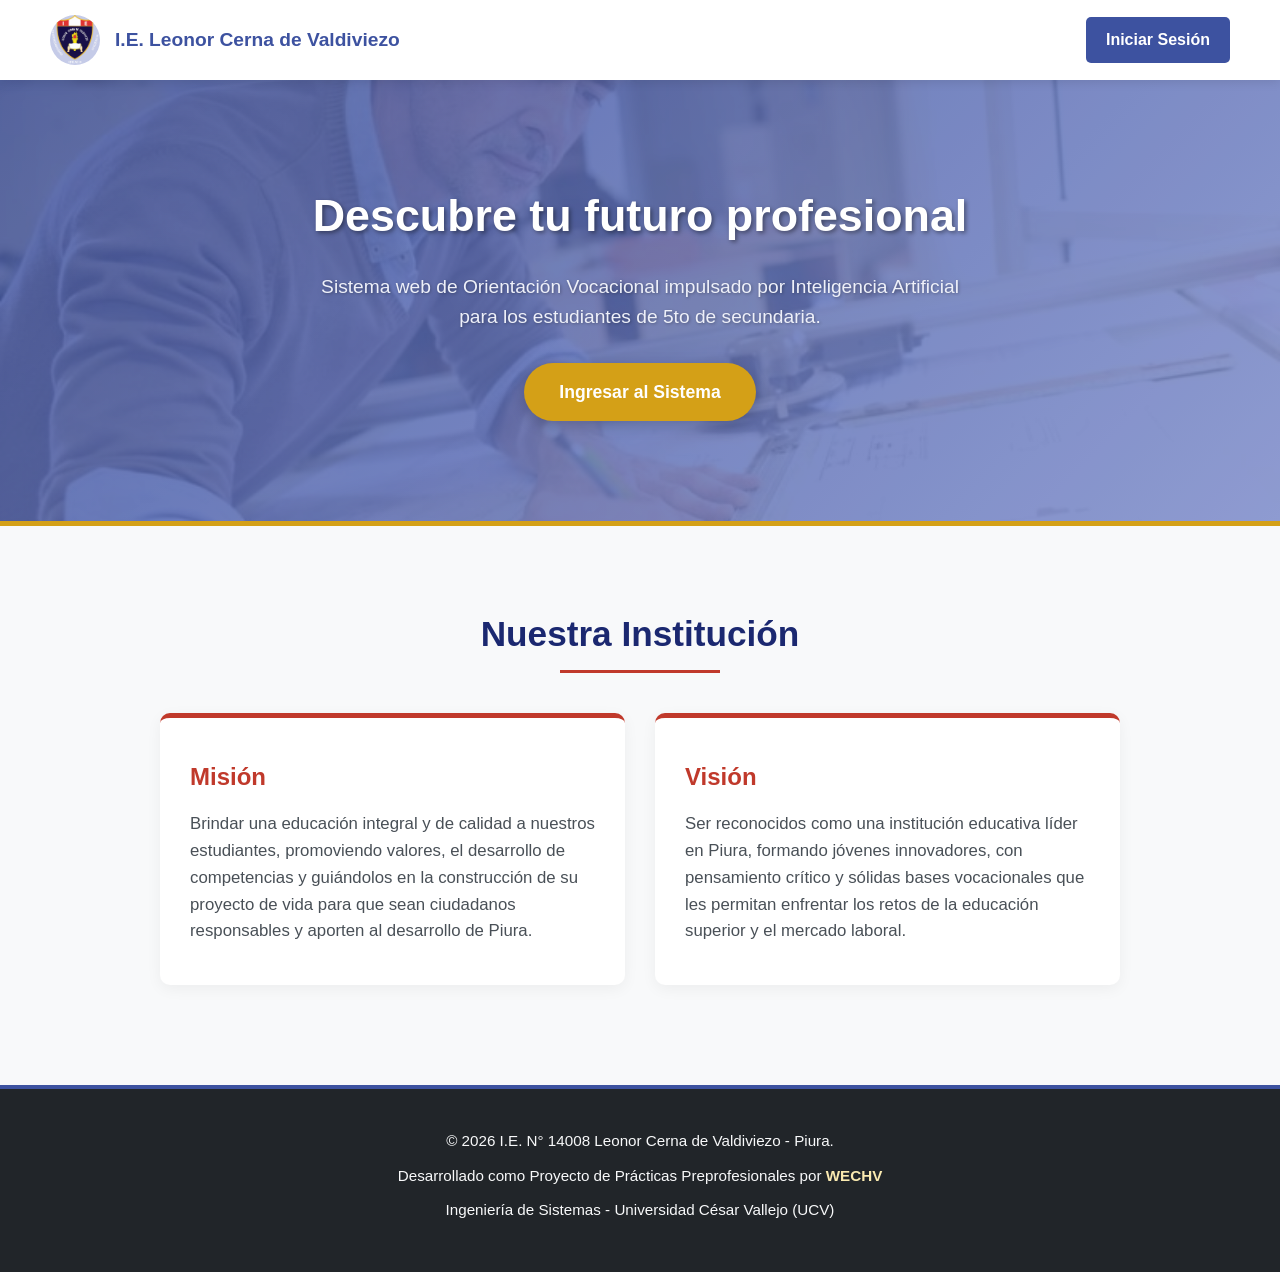
<file: index.html>
<!DOCTYPE html>
<html lang="es">
<head>
    <meta charset="UTF-8">
    <meta name="viewport" content="width=device-width, initial-scale=1.0">
    <title>Inicio - Orientación Vocacional IA | I.E. Leonor Cerna</title>
    <link rel="icon" href="frontend/assets/insignia.webp" type="image/webp">
    <link rel="stylesheet" href="frontend/css/styles.css">
</head>
<body>

    <header class="reveal">
        <div class="logo-nav">
            <img src="frontend/assets/insignia.webp" alt="Escudo I.E. Leonor Cerna" class="logo-img" onerror="this.style.display='none';">
            <div class="nav-title">I.E. Leonor Cerna de Valdiviezo</div>
        </div>
        <a href="frontend/login.html" class="btn-nav">Iniciar Sesión</a>
    </header>

    <section class="hero reveal">
        <div class="hero-bg-slider">
            <img src="frontend/assets/profesion-e1607746331108.jpg" class="bg-slide active" alt="Fondo 1">
            <img src="frontend/assets/skilled-trades-realistic-jobs.webp" class="bg-slide" alt="Fondo 2">
            <img src="frontend/assets/933_oficios-profesiones.png" class="bg-slide" alt="Fondo 3">
        </div>

        <div class="hero-content">
            <h1>Descubre tu futuro profesional</h1>
            <p>Sistema web de Orientación Vocacional impulsado por Inteligencia Artificial para los estudiantes de 5to de secundaria.</p>
            <a href="frontend/login.html" class="btn-hero">Ingresar al Sistema</a>
        </div>
    </section>

    <section class="info-section">
        <h2 class="reveal">Nuestra Institución</h2>
        <div class="cards-container">
            <div class="card reveal">
                <h3>Misión</h3>
                <p>Brindar una educación integral y de calidad a nuestros estudiantes, promoviendo valores, el desarrollo de competencias y guiándolos en la construcción de su proyecto de vida para que sean ciudadanos responsables y aporten al desarrollo de Piura.</p>
            </div>
            <div class="card reveal">
                <h3>Visión</h3>
                <p>Ser reconocidos como una institución educativa líder en Piura, formando jóvenes innovadores, con pensamiento crítico y sólidas bases vocacionales que les permitan enfrentar los retos de la educación superior y el mercado laboral.</p>
            </div>
        </div>
    </section>

    <footer class="reveal">
        <p>&copy; 2026 I.E. N° 14008 Leonor Cerna de Valdiviezo - Piura.</p>
        <p>Desarrollado como Proyecto de Prácticas Preprofesionales por <span class="developer-credits">WECHV</span></p>
        <p>Ingeniería de Sistemas - Universidad César Vallejo (UCV)</p>
    </footer>

    <script src="frontend/js/main.js"></script>
</body>
</html>
</file>
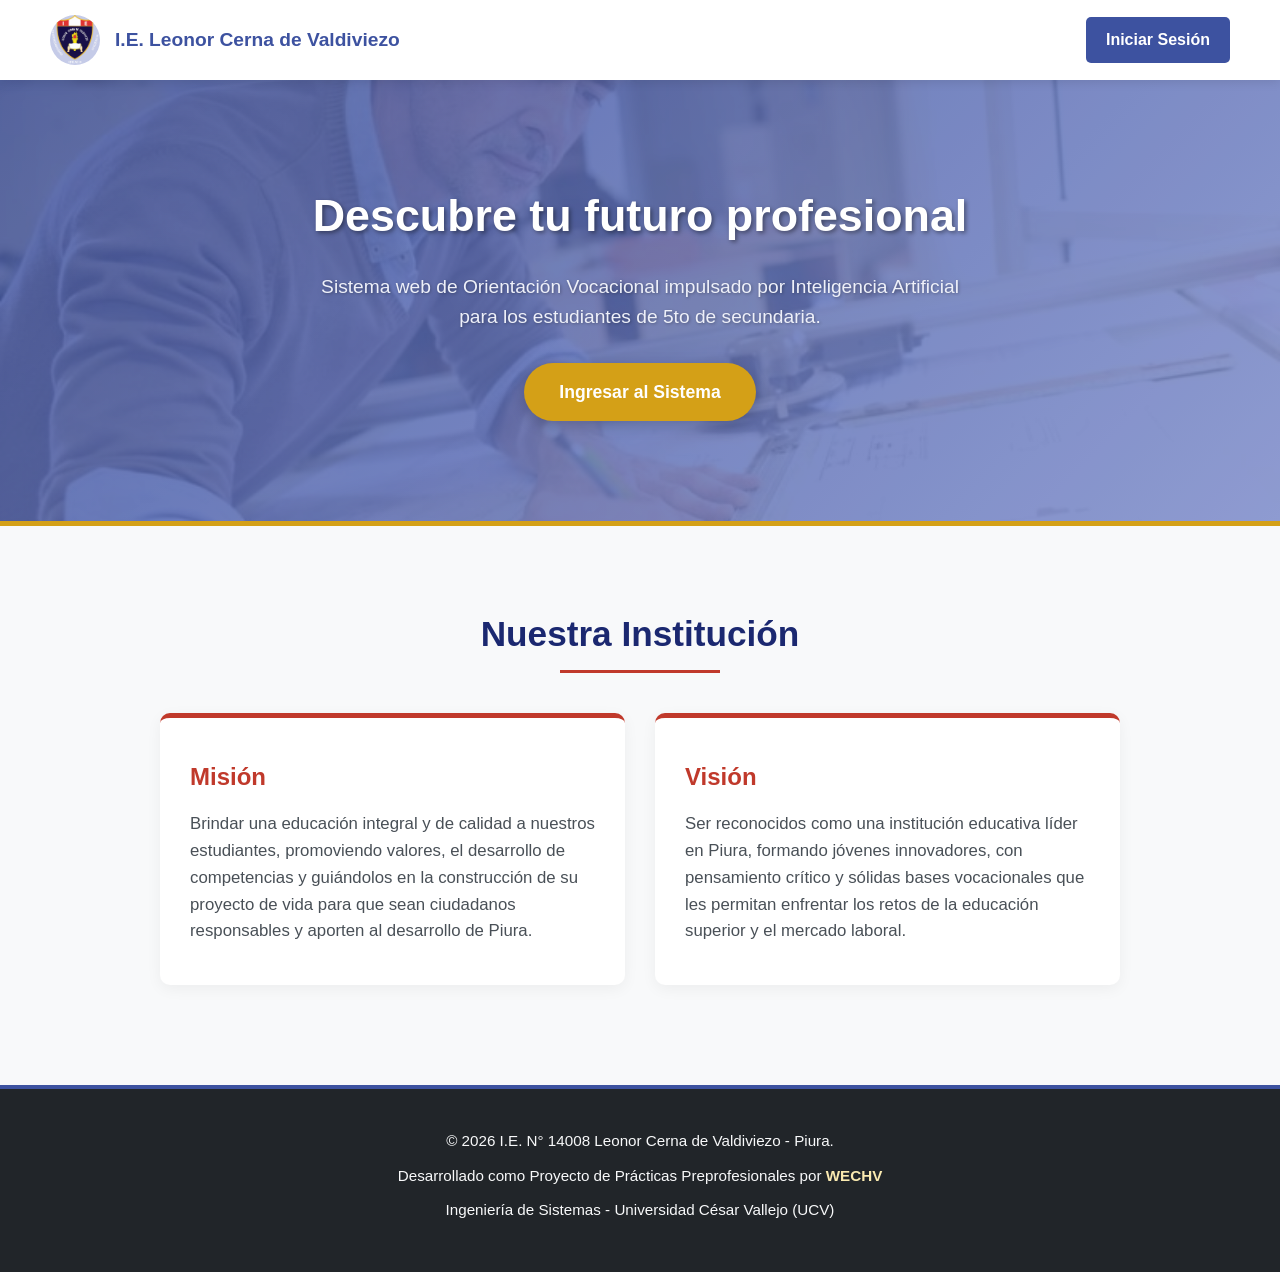
<file: frontend/index.html>
<!DOCTYPE html>
<html lang="es">
<head>
    <meta charset="UTF-8">
    <meta name="viewport" content="width=device-width, initial-scale=1.0">
    <title>Inicio - Orientación Vocacional IA | I.E. Leonor Cerna</title>
    <link rel="icon" href="assets/insignia.webp" type="image/webp">
    <link rel="stylesheet" href="css/styles.css">
</head>
<body>

    <header class="reveal">
        <div class="logo-nav">
            <img src="assets/insignia.webp" alt="Escudo I.E. Leonor Cerna" class="logo-img" onerror="this.style.display='none';">
            <div class="nav-title">I.E. Leonor Cerna de Valdiviezo</div>
        </div>
        <a href="login.html" class="btn-nav">Iniciar Sesión</a>
    </header>

    <section class="hero reveal">
        <div class="hero-bg-slider">
            <img src="assets/profesion-e1607746331108.jpg" class="bg-slide active" alt="Fondo 1">
            <img src="assets/skilled-trades-realistic-jobs.webp" class="bg-slide" alt="Fondo 2">
            <img src="assets/933_oficios-profesiones.png" class="bg-slide" alt="Fondo 3">
        </div>

        <div class="hero-content">
            <h1>Descubre tu futuro profesional</h1>
            <p>Sistema web de Orientación Vocacional impulsado por Inteligencia Artificial para los estudiantes de 5to de secundaria.</p>
            <a href="login.html" class="btn-hero">Ingresar al Sistema</a>
        </div>
    </section>

    <section class="info-section">
        <h2 class="reveal">Nuestra Institución</h2>
        <div class="cards-container">
            <div class="card reveal">
                <h3>Misión</h3>
                <p>Brindar una educación integral y de calidad a nuestros estudiantes, promoviendo valores, el desarrollo de competencias y guiándolos en la construcción de su proyecto de vida para que sean ciudadanos responsables y aporten al desarrollo de Piura.</p>
            </div>
            <div class="card reveal">
                <h3>Visión</h3>
                <p>Ser reconocidos como una institución educativa líder en Piura, formando jóvenes innovadores, con pensamiento crítico y sólidas bases vocacionales que les permitan enfrentar los retos de la educación superior y el mercado laboral.</p>
            </div>
        </div>
    </section>

    <footer class="reveal">
        <p>&copy; 2026 I.E. N° 14008 Leonor Cerna de Valdiviezo - Piura.</p>
        <p>Desarrollado como Proyecto de Prácticas Preprofesionales por <span class="developer-credits">WECHV</span></p>
        <p>Ingeniería de Sistemas - Universidad César Vallejo (UCV)</p>
    </footer>

    <script src="js/main.js"></script>
</body>
</html>
</file>
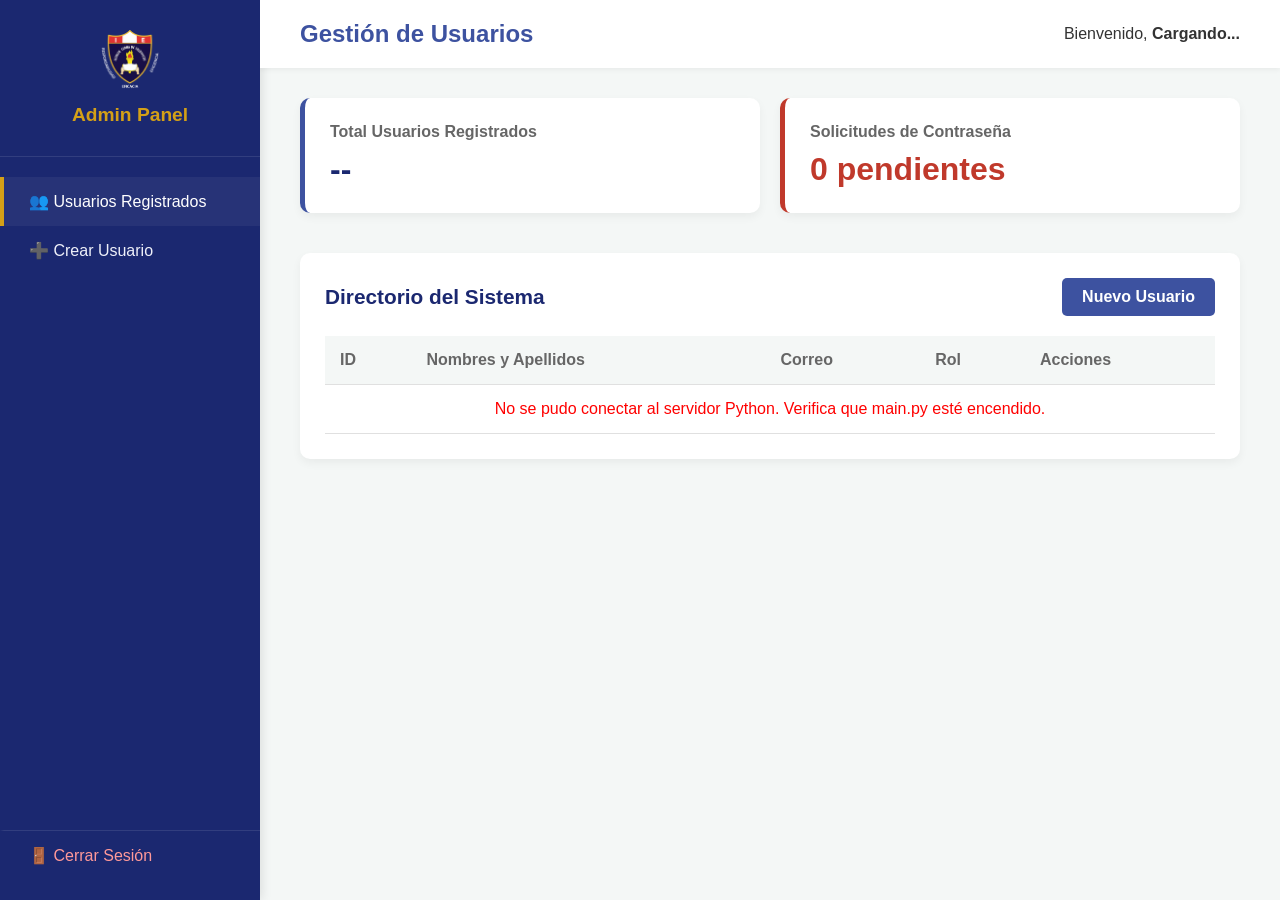
<file: frontend/admin_dashboard.html>
<!DOCTYPE html>
<html lang="es">
<head>
    <meta charset="UTF-8">
    <meta name="viewport" content="width=device-width, initial-scale=1.0">
    <title>Panel de Administrador - I.E. Leonor Cerna</title>
    <link rel="icon" href="assets/insignia.webp" type="image/webp">
    <link rel="stylesheet" href="https://cdnjs.cloudflare.com/ajax/libs/font-awesome/6.4.0/css/all.min.css">
    <link rel="stylesheet" href="css/admin.css">
</head>
<body>

    <div class="dashboard-container">
        <aside class="sidebar">
            <div class="sidebar-header">
                <img src="assets/insignia.webp" alt="Logo" class="sidebar-logo" onerror="this.src='https://via.placeholder.com/50/3D52A0/FFFFFF?text=LC';">
                <h2>Admin Panel</h2>
            </div>
            <nav class="sidebar-nav">
                <a href="admin_dashboard.html" class="active">👥 Usuarios Registrados</a>
                <a href="crear_usuario.html">➕ Crear Usuario</a>
                <a href="login.html" class="logout-btn">🚪 Cerrar Sesión</a>
            </nav>
        </aside>

        <main class="main-content">
            <header class="top-header">
                <h1>Gestión de Usuarios</h1>
                <div class="admin-profile">
                    <span>Bienvenido, <strong id="nombre-usuario">Cargando...</strong></span>
                </div>
            </header>

            <section class="metrics">
                <div class="metric-card">
                    <h3>Total Usuarios Registrados</h3>
                    <p class="number" id="total-usuarios">--</p>
                </div>
                
                <div class="metric-card alert-card" id="tarjeta-alertas" style="cursor: pointer;" title="Clic para ver solicitudes">
                    <h3>Solicitudes de Contraseña</h3>
                    <p class="number" id="contador-alertas">0 pendientes</p>
                </div>
                </section>

            <section class="table-section">
                <div class="table-header">
                    <h2>Directorio del Sistema</h2>
                    <a href="crear_usuario.html" class="btn-primary">Nuevo Usuario</a>
                </div>
                
                <div class="table-responsive">
                    <table class="data-table">
                        <thead>
                            <tr>
                                <th>ID</th>
                                <th>Nombres y Apellidos</th>
                                <th>Correo</th>
                                <th>Rol</th>
                                <th>Acciones</th>
                            </tr>
                        </thead>
                        <tbody id="tabla-usuarios-body">
                            </tbody>
                    </table>
                </div>
            </section>
        </main>
    </div>

    <div id="modal-notificaciones" style="display: none; position: fixed; z-index: 1000; left: 0; top: 0; width: 100%; height: 100%; background-color: rgba(0,0,0,0.5);">
        <div style="background-color: white; margin: 10% auto; padding: 20px; width: 50%; border-radius: 8px; box-shadow: 0 4px 8px rgba(0,0,0,0.2);">
            <span id="cerrar-notificaciones" style="float: right; font-size: 24px; font-weight: bold; cursor: pointer; color: red;">&times;</span>
            <h2>📬 Solicitudes de Recuperación de Clave</h2>
            <p>A estos alumnos debes cambiarles la clave manualmente desde la tabla a una genérica (Ej. su DNI).</p>
            <hr>
            <div id="lista-notificaciones" style="margin-top: 15px; max-height: 300px; overflow-y: auto;">
                </div>
        </div>
    </div>

    <div id="modal-modificar" class="modal" style="display: none; position: fixed; z-index: 2000; left: 0; top: 0; width: 100%; height: 100%; background-color: rgba(0,0,0,0.6);">
        <div style="background-color: white; margin: 10% auto; padding: 25px; border-radius: 8px; width: 90%; max-width: 500px; box-shadow: 0 4px 8px rgba(0,0,0,0.2);">
            <h3 style="color: #3D52A0; margin-bottom: 20px; border-bottom: 2px solid #EEF0F9; padding-bottom: 10px;">
                <i class="fas fa-edit"></i> Modificar Datos del Usuario
            </h3>
            
            <form id="form-modificar-usuario">
                <input type="hidden" id="mod-id">
                <input type="hidden" id="mod-rol">
                
                <div style="margin-bottom: 15px;">
                    <label style="font-weight: bold; color: #333;">Nombres:</label><br>
                    <input type="text" id="mod-nombres" required style="width: 100%; padding: 10px; margin-top: 5px; border: 1px solid #ccc; border-radius: 4px;">
                </div>
                
                <div style="margin-bottom: 15px;">
                    <label style="font-weight: bold; color: #333;">Apellidos:</label><br>
                    <input type="text" id="mod-apellidos" required style="width: 100%; padding: 10px; margin-top: 5px; border: 1px solid #ccc; border-radius: 4px;">
                </div>
                
                <div style="margin-bottom: 20px;">
                    <label style="font-weight: bold; color: #333;">Correo Electrónico:</label><br>
                    <input type="email" id="mod-correo" required style="width: 100%; padding: 10px; margin-top: 5px; border: 1px solid #ccc; border-radius: 4px;">
                </div>
                
                <div style="display: flex; justify-content: flex-end; gap: 10px;">
                    <button type="button" onclick="document.getElementById('modal-modificar').style.display='none'" style="padding: 10px 20px; background-color: #6c757d; color: white; border: none; border-radius: 4px; cursor: pointer;">Cancelar</button>
                    <button type="submit" id="btn-guardar-cambios" style="padding: 10px 20px; background-color: #28a745; color: white; border: none; border-radius: 4px; cursor: pointer; font-weight: bold;">Guardar Cambios</button>
                </div>
            </form>
        </div>
    </div>

    <script src="js/admin.js"></script>
</body>
</html>
</file>
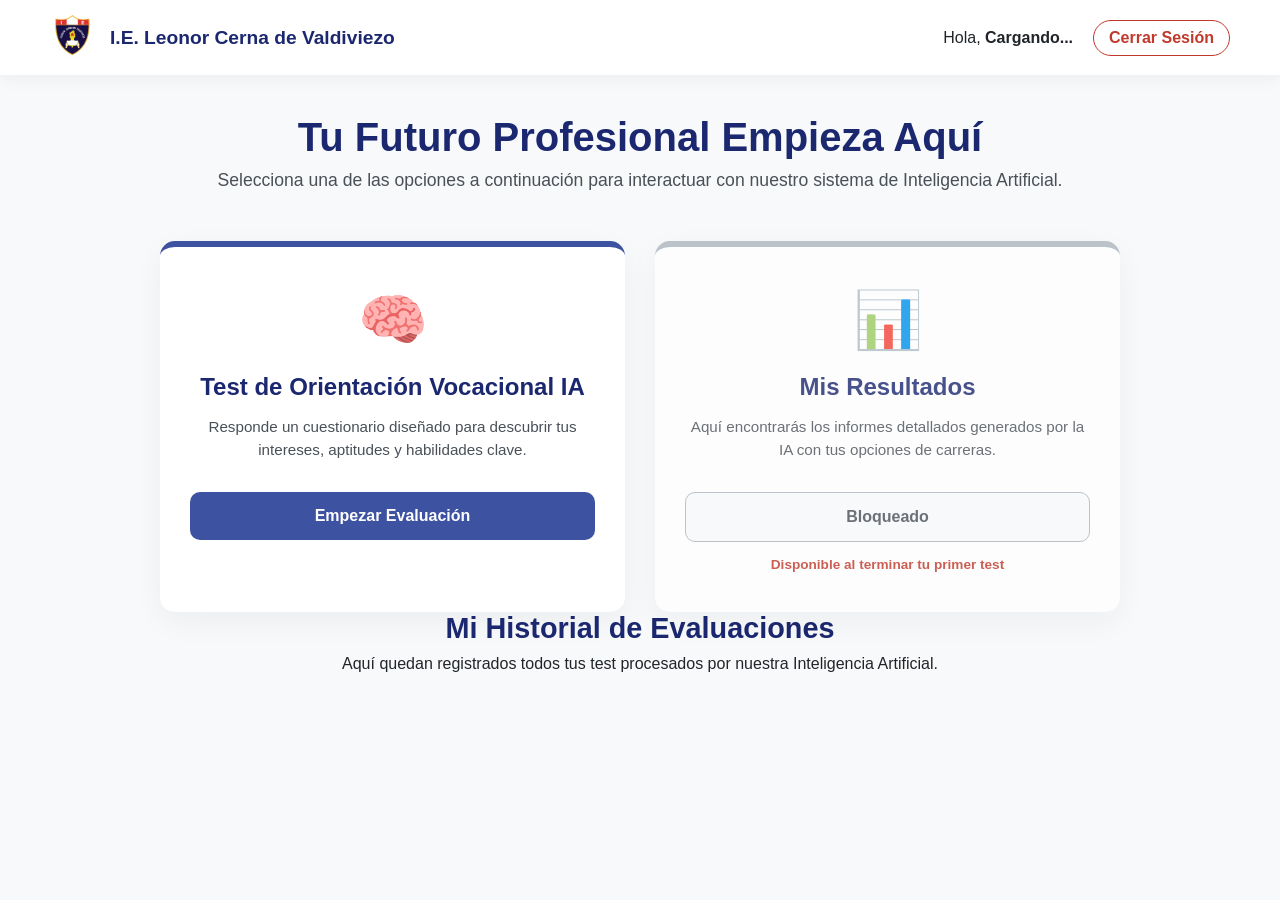
<file: frontend/alumno_inicio.html>
<!DOCTYPE html>
<html lang="es">
<head>
    <meta charset="UTF-8">
    <meta name="viewport" content="width=device-width, initial-scale=1.0">
    <title>Inicio Estudiante - I.E. Leonor Cerna</title>
    <link rel="icon" href="assets/insignia.webp" type="image/webp">
    <link rel="stylesheet" href="css/alumno.css">
    <link rel="stylesheet" href="https://cdnjs.cloudflare.com/ajax/libs/font-awesome/6.4.0/css/all.min.css">
</head>
<body>

    <header class="student-header">
        <div class="logo-nav">
            <img src="assets/insignia.webp" alt="Logo" class="logo-img" onerror="this.src='https://via.placeholder.com/50/3D52A0/FFFFFF?text=LC';">
            <span class="nav-title">I.E. Leonor Cerna de Valdiviezo</span>
        </div>
        <div class="user-menu">
            <span class="user-name">Hola, <strong id="nombre-usuario">Cargando...</strong></span>
            <a href="login.html" class="btn-logout" onclick="localStorage.removeItem('usuario_id'); localStorage.removeItem('usuario_rol');">Cerrar Sesión</a>
        </div>
    </header>

    <main class="student-main">
        
        <div id="vista-menu" class="vista-activa">
            <section class="welcome-section">
                <h1>Tu Futuro Profesional Empieza Aquí</h1>
                <p>Selecciona una de las opciones a continuación para interactuar con nuestro sistema de Inteligencia Artificial.</p>
            </section>

            <section class="cards-grid">
                <div class="action-card test-card" id="btn-abrir-modal">
                    <div class="card-icon">🧠</div>
                    <h2>Test de Orientación Vocacional IA</h2>
                    <p>Responde un cuestionario diseñado para descubrir tus intereses, aptitudes y habilidades clave.</p>
                    <button class="btn-primary">Empezar Evaluación</button>
                </div>

                <div class="action-card result-card locked" id="tarjeta-resultados">
                    <div class="card-icon">📊</div>
                    <h2>Mis Resultados</h2>
                    <p>Aquí encontrarás los informes detallados generados por la IA con tus opciones de carreras.</p>
                    
                    <button class="btn-secondary" id="btn-ver-historial" disabled>Bloqueado</button>
                    <span class="lock-msg" id="msg-bloqueo">Disponible al terminar tu primer test</span>
                </div>
            </section>
        </div>

        <div id="vista-historial" class="vista-oculta">
            <div class="historial-header">
                <h3>Mi Historial de Evaluaciones</h3>
                <p>Aquí quedan registrados todos tus test procesados por nuestra Inteligencia Artificial.</p>
            </div>
            
            <div id="contenedor-historial" class="grid-historial">
                </div>
        </div>

    </main>

    <div class="modal-overlay" id="modal-instrucciones">
        <div class="modal-content">
            <div class="modal-header">
                <h2>Instrucciones de la Evaluación</h2>
                <button class="btn-close" id="btn-cerrar-modal">&times;</button>
            </div>
            <div class="modal-body">
                <p>Estás a punto de iniciar tu evaluación vocacional asistida por Inteligencia Artificial. Por favor, lee atentamente:</p>
                <ul>
                    <li>No hay respuestas correctas o incorrectas. Sé lo más sincero(a) posible.</li>
                    <li>El test consta de preguntas de opción múltiple y <strong>una pregunta final abierta</strong> donde podrás expresarte libremente.</li>
                    <li>Tómate tu tiempo. El sistema analizará tus respuestas para darte recomendaciones 100% objetivas.</li>
                </ul>
            </div>
            <div class="modal-footer">
                <button class="btn-cancel" id="btn-cancelar">Cancelar</button>
                <a href="evaluacion.html" class="btn-start">Comprendo, empezar el Test</a>
            </div>
        </div>
    </div>

    <div class="modal-overlay" id="modal-informe">
        <div class="modal-content modal-largo">
            <div class="modal-header">
                <h2><i class="fas fa-robot"></i> Informe Vocacional IA</h2>
                <button class="btn-close" onclick="cerrarVisorInforme()">&times;</button>
            </div>
            <div class="modal-body scroll-body">
                <p class="modal-meta">Fecha de evaluación: <span id="modal-fecha" style="font-weight:bold; color:var(--azul-principal);">--/--/----</span></p>
                <hr style="margin: 15px 0; border: 0; border-top: 1px solid var(--borde);">
                
                <div id="modal-cuerpo-informe"></div>
            </div>
            <div class="modal-footer">
                <button class="btn-cancel" onclick="cerrarVisorInforme()">Cerrar Informe</button>
                <button class="btn-start" onclick="window.print()">🖨️ Imprimir / Guardar PDF</button>
            </div>
        </div>
    </div>

    <script src="js/alumno.js"></script>
</body>
</html>
</file>
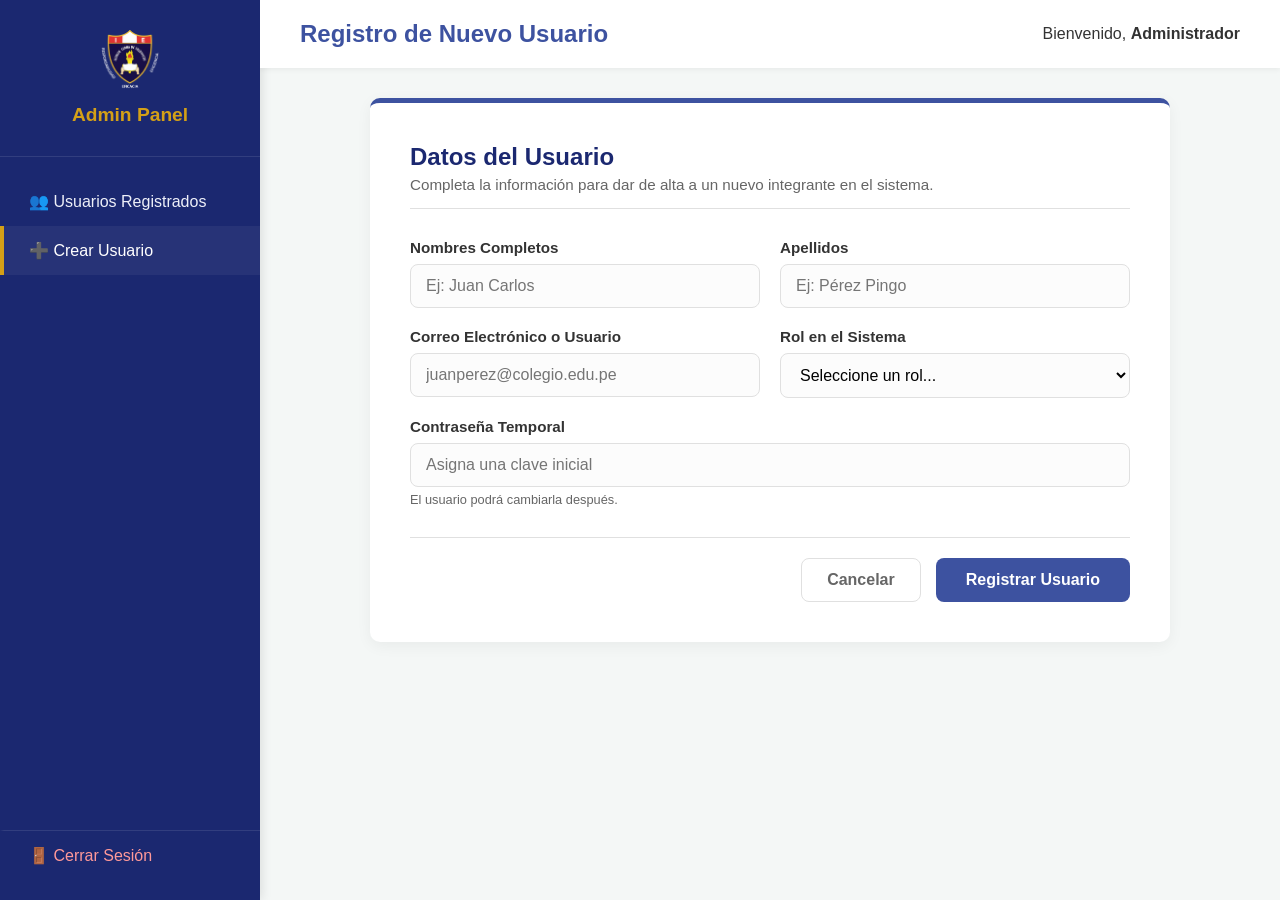
<file: frontend/crear_usuario.html>
<!DOCTYPE html>
<html lang="es">
<head>
    <meta charset="UTF-8">
    <meta name="viewport" content="width=device-width, initial-scale=1.0">
    <title>Crear Usuario - Panel Admin | I.E. Leonor Cerna</title>
    <link rel="icon" href="assets/insignia.webp" type="image/webp">
    <link rel="stylesheet" href="css/admin.css">
</head>
<body>

    <div class="dashboard-container">
        <aside class="sidebar">
            <div class="sidebar-header">
                <img src="assets/insignia.webp" alt="Logo" class="sidebar-logo" onerror="this.src='https://via.placeholder.com/50/3D52A0/FFFFFF?text=LC';">
                <h2>Admin Panel</h2>
            </div>
            <nav class="sidebar-nav">
                <a href="admin_dashboard.html">👥 Usuarios Registrados</a>
                <a href="crear_usuario.html" class="active">➕ Crear Usuario</a>
                <a href="login.html" class="logout-btn">🚪 Cerrar Sesión</a>
            </nav>
        </aside>

        <main class="main-content">
            <header class="top-header">
                <h1>Registro de Nuevo Usuario</h1>
                <div class="admin-profile">
                    <span>Bienvenido, <strong>Administrador</strong></span>
                </div>
            </header>

            <section class="form-section">
                <div class="form-container">
                    <div class="form-header">
                        <h2>Datos del Usuario</h2>
                        <p>Completa la información para dar de alta a un nuevo integrante en el sistema.</p>
                    </div>

                    <form id="crearUsuarioForm">
                        <div class="form-row">
                            <div class="form-group">
                                <label for="nombres">Nombres Completos</label>
                                <input type="text" id="nombres" required placeholder="Ej: Juan Carlos">
                            </div>
                            <div class="form-group">
                                <label for="apellidos">Apellidos</label>
                                <input type="text" id="apellidos" required placeholder="Ej: Pérez Pingo">
                            </div>
                        </div>

                        <div class="form-row">
                            <div class="form-group">
                                <label for="correo_usuario">Correo Electrónico o Usuario</label>
                                <input type="email" id="correo_usuario" required placeholder="juanperez@colegio.edu.pe">
                            </div>
                            <div class="form-group">
                                <label for="rol">Rol en el Sistema</label>
                                <select id="rol" required>
                                    <option value="" disabled selected>Seleccione un rol...</option>
                                    <option value="alumno">Estudiante</option>
                                    <option value="psicologo">Psicólogo / Tutor</option>
                                    <option value="admin">Administrador</option>
                                </select>
                            </div>
                        </div>

                        <div class="form-row">
                            <div class="form-group">
                                <label for="password_nueva">Contraseña Temporal</label>
                                <input type="text" id="password_nueva" required placeholder="Asigna una clave inicial">
                                <small class="form-help">El usuario podrá cambiarla después.</small>
                            </div>
                        </div>
                        <div class="form-row" id="datosAlumno" style="display:none;">

                        <div class="form-group">
                            <label for="grado">Grado Académico</label>
                            <select id="grado">
                                <option value="">Seleccione grado...</option>
                                <option value="1ro">1ro Secundaria</option>
                                <option value="2do">2do Secundaria</option>
                                <option value="3ro">3ro Secundaria</option>
                                <option value="4to">4to Secundaria</option>
                                <option value="5to">5to Secundaria</option>
                            </select>
                        </div>

                        <div class="form-group">
                            <label for="seccion">Sección</label>
                            <select id="seccion">
                                <option value="">Seleccione sección...</option>
                                <option value="A">A</option>
                                <option value="B">B</option>
                                <option value="C">C</option>
                                <option value="D">D</option>
                            </select>
                        </div>
                        </div>
                        
                        <div class="form-actions">
                            <a href="admin_dashboard.html" class="btn-cancel">Cancelar</a>
                            <button type="submit" class="btn-save">Registrar Usuario</button>
                        </div>
                    </form>
                </div>
            </section>
        </main>
    </div>

    <script src="js/admin.js"></script>
</body>
</html>
</file>
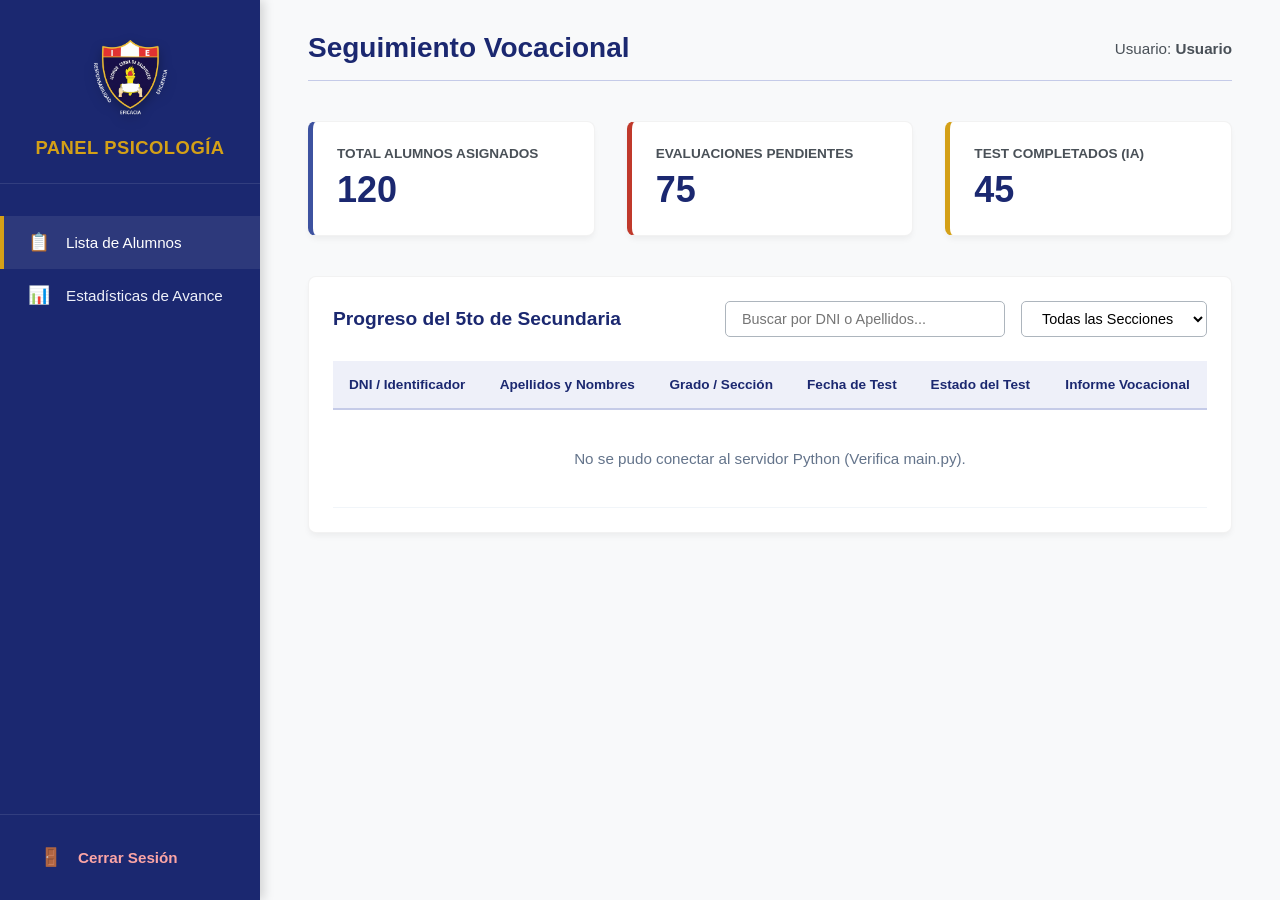
<file: frontend/dashboard_psicologo.html>
<!DOCTYPE html>
<html lang="es">
<head>
    <meta charset="UTF-8">
    <meta name="viewport" content="width=device-width, initial-scale=1.0">
    <title>Panel de Monitoreo Vocacional - I.E. Leonor Cerna</title>
    <link rel="icon" href="assets/insignia.webp" type="image/webp">
    <link rel="stylesheet" href="css/dashboard_psicologo.css">
    <link rel="stylesheet" href="https://cdnjs.cloudflare.com/ajax/libs/font-awesome/6.4.0/css/all.min.css">
</head>
<body>

    <div class="dashboard-container">
        
        <aside class="sidebar">
            <div class="sidebar-header">
                <img src="assets/insignia.webp" alt="Insignia" class="sidebar-logo" width="75" height="90" onerror="this.src='https://via.placeholder.com/50/3D52A0/FFFFFF?text=LC';">
                <h3 class="sidebar-title" id="sidebar-role">Panel Docente/Psicólogo</h3>
            </div>
            
            <nav class="sidebar-menu">
                <a href="#" class="menu-item active">
                    <span class="menu-icon">📋</span> Lista de Alumnos
                </a>
                <a href="#" class="menu-item">
                    <span class="menu-icon">📊</span> Estadísticas de Avance
                </a>
            </nav>
            
            <div class="sidebar-footer">
                <a href="login.html" class="btn-sidebar-logout">
                    <span class="menu-icon">🚪</span> Cerrar Sesión
                </a>
            </div>
        </aside>

        <main class="main-content">
            
            <header class="content-header">
                <h1 class="page-title">Seguimiento Vocacional</h1>
                <div class="user-welcome">Usuario: <strong id="user-display">Cargando Perfil...</strong></div>
            </header>

            <section class="metrics-grid">
                <div class="metric-card azul">
                    <p class="metric-label">Total Alumnos Asignados</p>
                    <h2 class="metric-value" id="total-alumnos">120</h2>
                </div>
                <div class="metric-card rojo">
                    <p class="metric-label">Evaluaciones Pendientes</p>
                    <h2 class="metric-value" id="total-pendientes">75</h2>
                </div>
                <div class="metric-card dorado">
                    <p class="metric-label">Test Completados (IA)</p>
                    <h2 class="metric-value" id="total-evaluados">45</h2>
                </div>
            </section>

            <section class="data-section">
                <div class="section-card">
                    <div class="card-header-actions">
                        <h3 class="card-title">Progreso del 5to de Secundaria</h3>
                        <div class="filter-controls">
                            <input type="text" id="buscador" class="search-box" placeholder="Buscar por DNI o Apellidos...">
                            <select id="filtro-seccion" class="filter-dropdown">
                                <option value="todos">Todas las Secciones</option>
                                <option value="5to A">5to A</option>
                                <option value="5to B">5to B</option>
                                <option value="5to C">5to C</option>
                                <option value="5to D">5to D</option>
                            </select>
                        </div>
                    </div>

                    <div class="table-wrapper">
                        <table class="dashboard-table">
                            <thead>
                                <tr>
                                    <th>DNI / Identificador</th>
                                    <th>Apellidos y Nombres</th>
                                    <th>Grado / Sección</th>
                                    <th>Fecha de Test</th>
                                    <th>Estado del Test</th>
                                    <th style="text-align: center;">Informe Vocacional</th>
                                </tr>
                            </thead>
                            <tbody id="tabla-alumnos">
                                <tr><td colspan="6" style="text-align: center; padding: 15px;">Cargando alumnos...</td></tr>
                            </tbody>
                        </table>
                    </div>
                </div>
            </section>

        </main>
    </div>

    <div class="modal-overlay" id="modal-informe" style="display: none; position: fixed; top: 0; left: 0; width: 100%; height: 100%; background: rgba(0,0,0,0.6); z-index: 9999; align-items: center; justify-content: center;">
        <div class="modal-content" style="background: white; width: 90%; max-width: 800px; max-height: 90vh; border-radius: 10px; display: flex; flex-direction: column; overflow: hidden; box-shadow: 0 5px 15px rgba(0,0,0,0.3);">
            
            <div class="modal-header" style="padding: 20px; background: #3D52A0; color: white; display: flex; justify-content: space-between; align-items: center;">
                <h2 style="margin: 0; font-size: 1.5rem;"><i class="fas fa-robot"></i> Informe Vocacional IA</h2>
                <button onclick="cerrarVisorInforme()" style="background: none; border: none; color: white; font-size: 1.5rem; cursor: pointer;">&times;</button>
            </div>
            
            <div class="modal-body" style="padding: 20px; overflow-y: auto; flex-grow: 1;">
                <p>Fecha de evaluación: <span id="modal-fecha" style="font-weight:bold; color: #3D52A0;">--/--/----</span></p>
                <hr style="margin: 15px 0; border: 0; border-top: 1px solid #eee;">
                
                <div id="modal-cuerpo-informe">
                    </div>
            </div>
            
            <div class="modal-footer" style="padding: 15px 20px; background: #f9f9f9; text-align: right; border-top: 1px solid #eee;">
                <button onclick="cerrarVisorInforme()" style="padding: 10px 20px; background: #ccc; border: none; border-radius: 5px; cursor: pointer; margin-right: 10px;">Cerrar</button>
                <button onclick="window.print()" style="padding: 10px 20px; background: #E5A91E; color: #000; font-weight: bold; border: none; border-radius: 5px; cursor: pointer;">🖨️ Imprimir PDF</button>
            </div>
        </div>
    </div>

    <script src="js/dashboard_psicologo.js"></script>
</body>
</html>
</file>
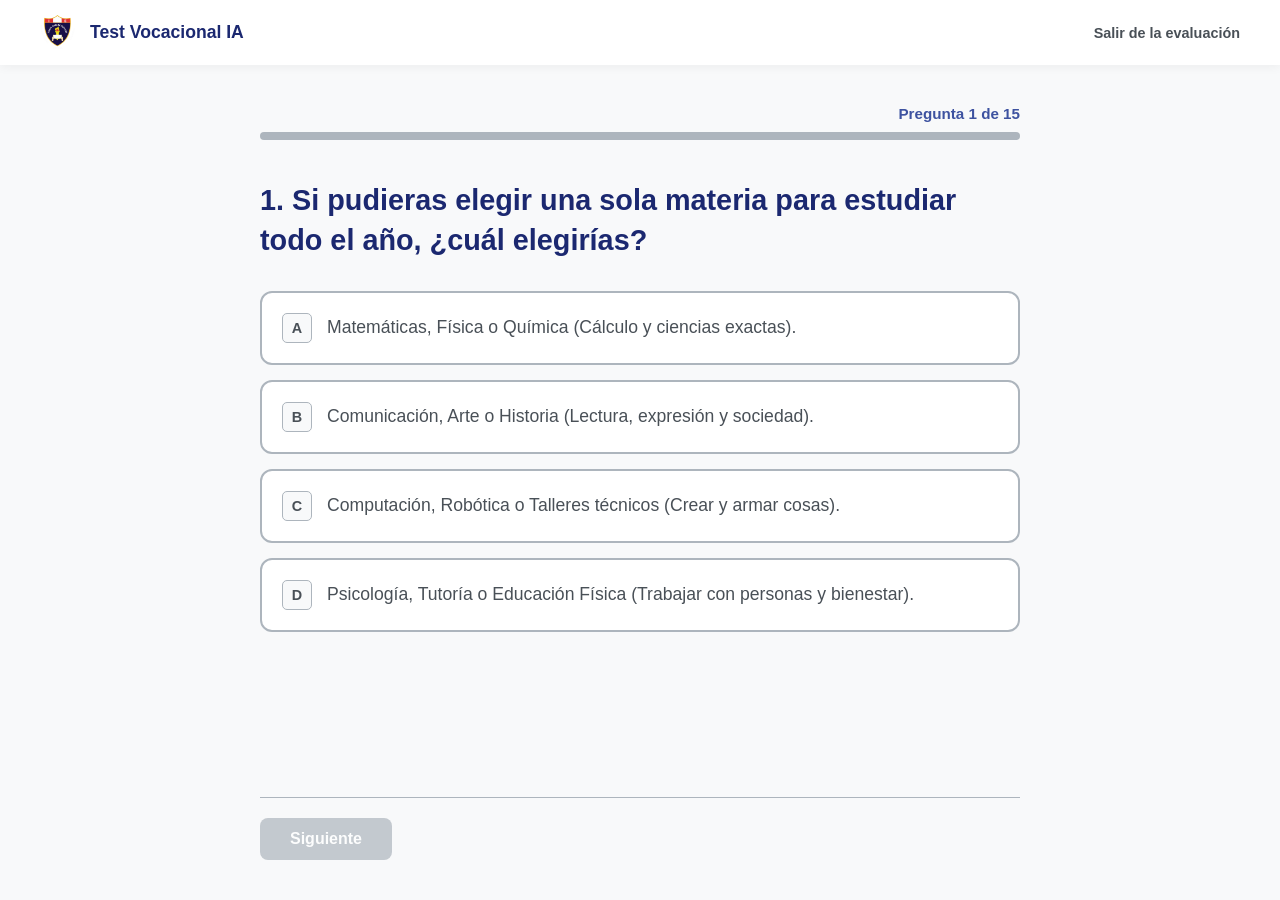
<file: frontend/evaluacion.html>
<!DOCTYPE html>
<html lang="es">
<head>
    <meta charset="UTF-8">
    <meta name="viewport" content="width=device-width, initial-scale=1.0">
    <title>Evaluación Vocacional IA - I.E. Leonor Cerna</title>
    <link rel="icon" href="assets/insignia.webp" type="image/webp">
    <link rel="stylesheet" href="css/evaluacion.css">
</head>
<body>

    <header class="eval-header">
        <div class="logo-title">
            <img src="assets/insignia.webp" alt="Logo" class="logo-img" onerror="this.src='https://via.placeholder.com/40/3D52A0/FFFFFF?text=LC';">
            <span>Test Vocacional IA</span>
        </div>
        <a href="alumno_inicio.html" class="btn-salir" id="btn-salir">Salir de la evaluación</a>
    </header>

    <main class="eval-main">
        <div class="progress-wrapper">
            <div class="progress-text">Pregunta <span id="current-q-num">1</span> de <span id="total-q-num">5</span></div>
            <div class="progress-bg">
                <div class="progress-bar" id="progress-bar"></div>
            </div>
        </div>

        <section class="question-container" id="question-container">
            </section>

        <div class="eval-nav">
            <button id="btn-prev" class="btn-nav hidden">Anterior</button>
            <button id="btn-next" class="btn-nav" disabled>Siguiente</button>
            <button id="btn-submit" class="btn-submit-eval hidden">Finalizar y Analizar con IA</button>
        </div>
    </main>

    <div class="loading-overlay" id="loading-overlay">
        <div class="loader"></div>
        <h2>La Inteligencia Artificial está analizando tu perfil...</h2>
        <p>Esto puede tomar unos segundos.</p>
    </div>

    <script src="js/evaluacion.js"></script>
</body>
</html>
</file>
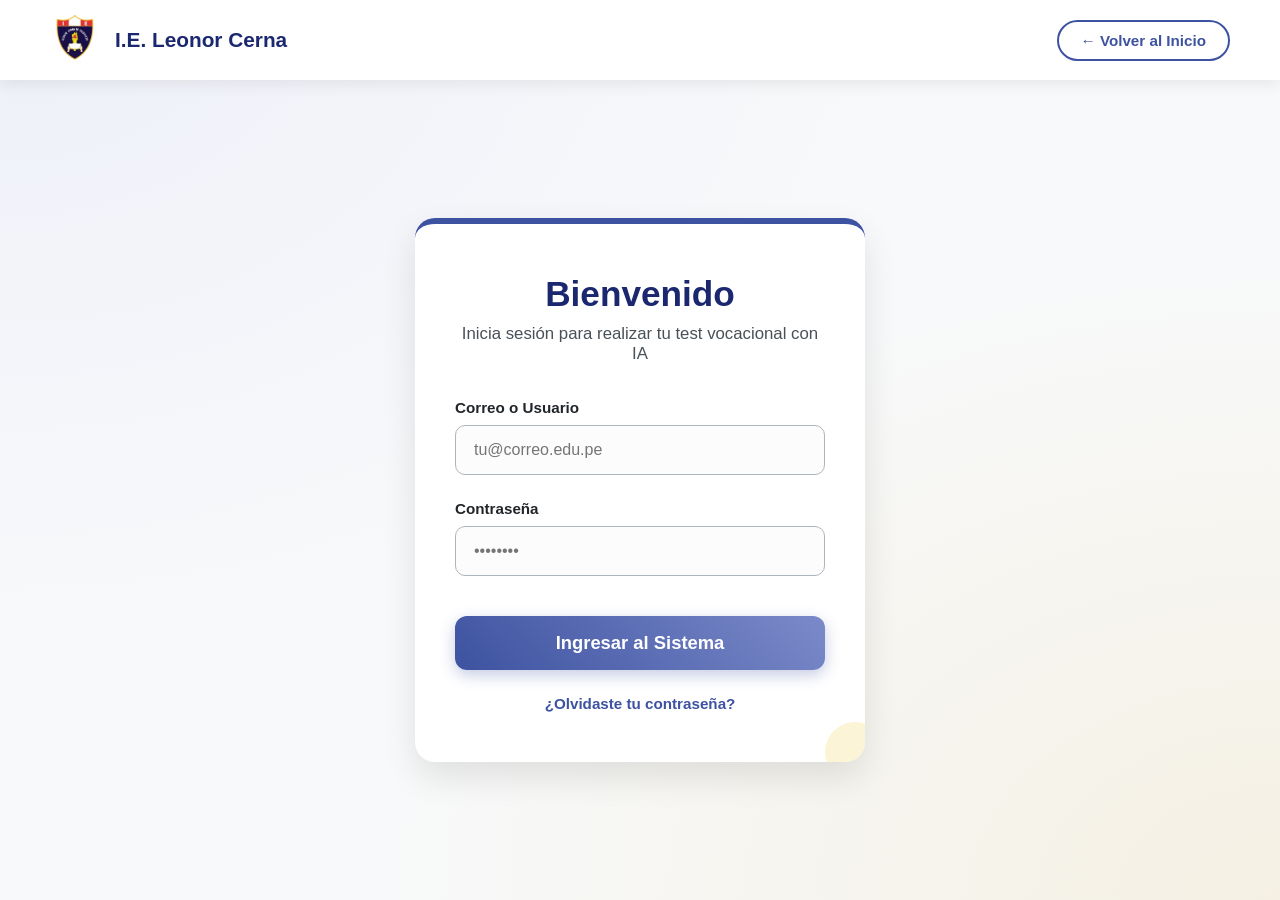
<file: frontend/login.html>
<!DOCTYPE html>
<html lang="es">
<head>
    <meta charset="UTF-8">
    <meta name="viewport" content="width=device-width, initial-scale=1.0">
    <title>Login - I.E. Leonor Cerna</title>
    <link rel="icon" href="assets/insignia.webp" type="image/webp">
    <link rel="stylesheet" href="css/login.css">
</head>
<body>

    <header>
        <div class="logo-nav">
            <img src="assets/insignia.webp" alt="Logo Leonor Cerna" class="logo-img" onerror="this.src='https://via.placeholder.com/50/3D52A0/FFFFFF?text=LC';">
            <span class="nav-title">I.E. Leonor Cerna</span>
        </div>
        <a href="../index.html" class="btn-volver">← Volver al Inicio</a>
    </header>

    <main class="login-wrapper">
        <div class="login-card">
            <h2>Bienvenido</h2>
            <p>Inicia sesión para realizar tu test vocacional con IA</p>

            <form id="loginForm">
                
                <div class="input-group">
                    <label for="email">Correo o Usuario</label>
                    <input type="text" id="email" required placeholder="tu@correo.edu.pe" autocomplete="username">
                </div>
                <div class="input-group">
                    <label for="password">Contraseña</label>
                    <input type="password" id="password" required placeholder="••••••••" autocomplete="current-password">
                </div>
                <button type="submit" class="btn-submit">Ingresar al Sistema</button>
            </form>

            <a href="recuperar.html" class="forgot-link">¿Olvidaste tu contraseña?</a>
        </div>
    </main>

    <script src="js/login.js"></script>
</body>
</html>
</file>
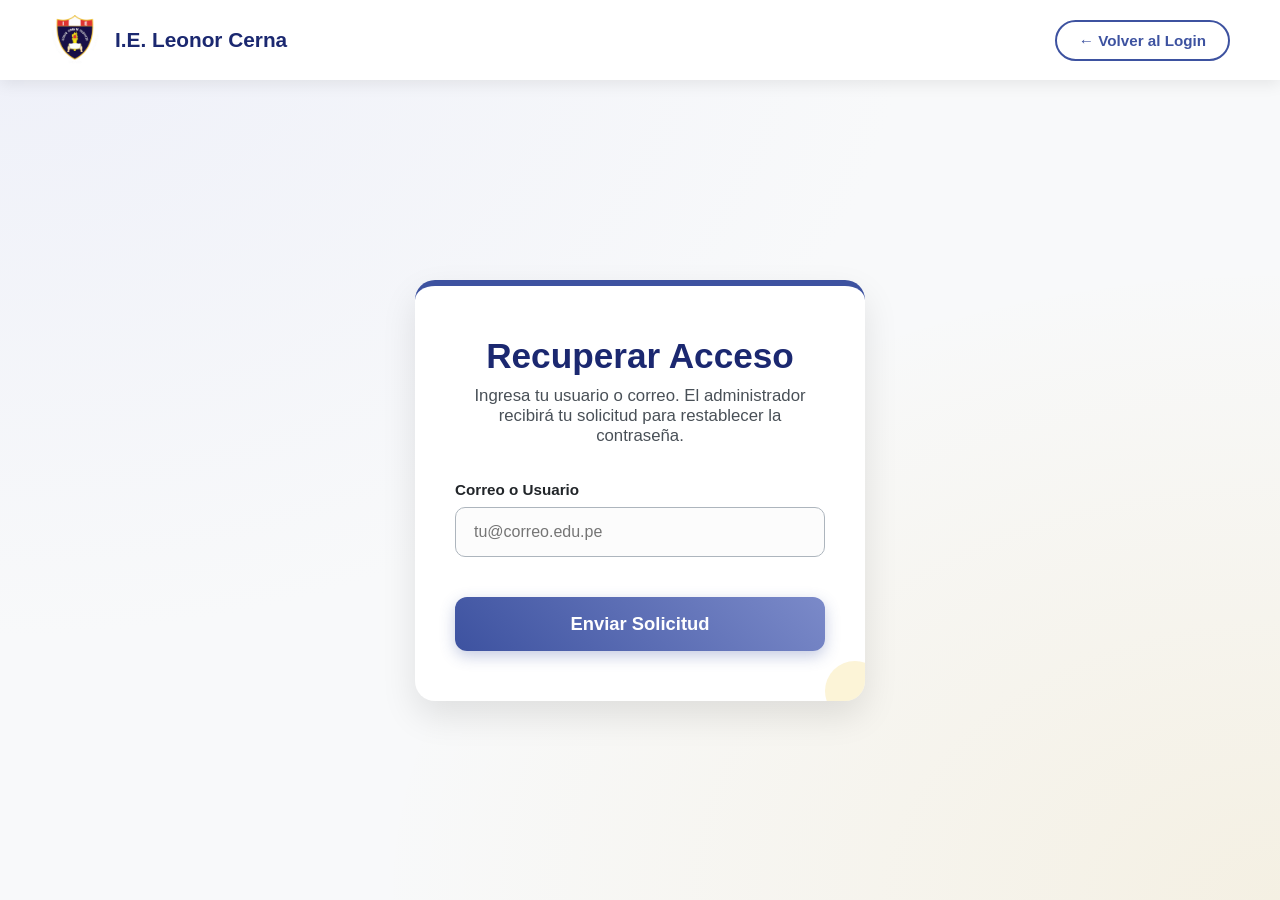
<file: frontend/recuperar.html>
<!DOCTYPE html>
<html lang="es">
<head>
    <meta charset="UTF-8">
    <meta name="viewport" content="width=device-width, initial-scale=1.0">
    <title>Recuperar Contraseña - I.E. Leonor Cerna</title>
    <link rel="icon" href="assets/insignia.webp" type="image/webp">
    <link rel="stylesheet" href="css/recuperar.css">
</head>
<body>
    <header>
        <div class="logo-nav">
            <img src="assets/insignia.webp" alt="Logo" class="logo-img">
            <span class="nav-title">I.E. Leonor Cerna</span>
        </div>
        <a href="login.html" class="btn-volver">← Volver al Login</a>
    </header>

    <main class="recovery-wrapper">
        <div class="recovery-card">
            <h2>Recuperar Acceso</h2>
            <p>Ingresa tu usuario o correo. El administrador recibirá tu solicitud para restablecer la contraseña.</p>

            <form id="recoveryForm">
                <div class="input-group">
                    <label for="usuario">Correo o Usuario</label>
                    <input type="text" id="usuario" required placeholder="tu@correo.edu.pe">
                </div>
                <button type="submit" class="btn-submit">Enviar Solicitud</button>
            </form>
        </div>
    </main>
    <script src="js/recuperar.js"></script>
</body>
</html>
</file>
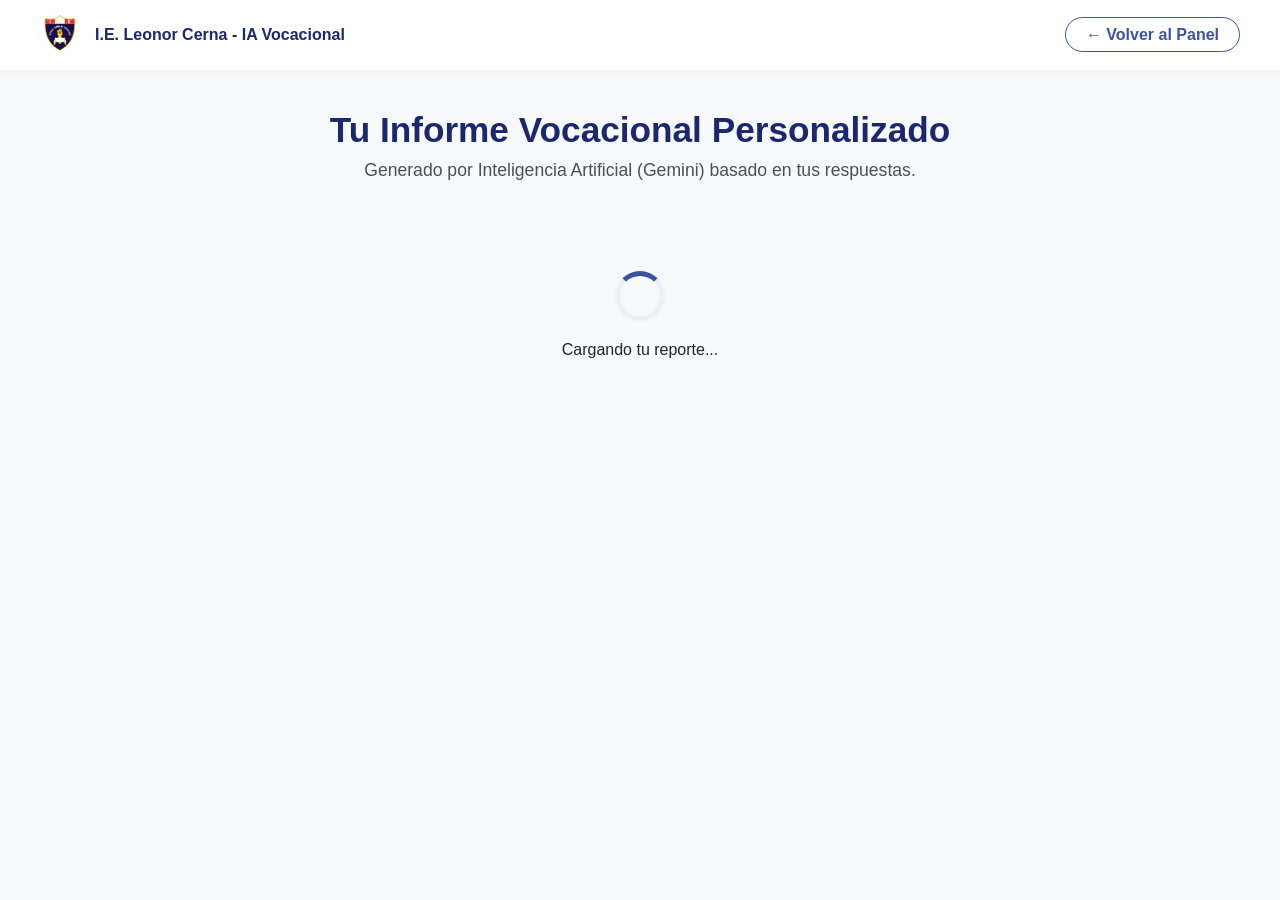
<file: frontend/resultados.html>
<!DOCTYPE html>
<html lang="es">
<head>
    <meta charset="UTF-8">
    <meta name="viewport" content="width=device-width, initial-scale=1.0">
    <title>Tus Resultados - Orientación Vocacional IA</title>
    <link rel="icon" href="assets/insignia.webp" type="image/webp">
    <link rel="stylesheet" href="css/resultados.css">
</head>
<body>

    <header class="student-header">
        <div class="logo-nav">
            <img src="assets/insignia.webp" alt="Logo" class="logo-img" onerror="this.src='https://via.placeholder.com/45/3D52A0/FFFFFF?text=LC';">
            <span class="nav-title">I.E. Leonor Cerna - IA Vocacional</span>
        </div>
        <div class="user-menu">
            <a href="alumno_inicio.html" class="btn-volver">← Volver al Panel</a>
        </div>
    </header>

    <main class="results-main">
        <div class="results-header">
            <h1>Tu Informe Vocacional Personalizado</h1>
            <p>Generado por Inteligencia Artificial (Gemini) basado en tus respuestas.</p>
        </div>

        <div id="loader-section" class="loader-section">
            <div class="spinner"></div>
            <p>Cargando tu reporte...</p>
        </div>

        <div id="report-content" class="report-content hidden">
            
            <section class="report-card highlight-card">
                <h2 id="ai-saludo">¡Hola!</h2>
                <div class="fortalezas-content">
                    <h3>Análisis de tu Perfil</h3>
                    <p id="ai-fortalezas">Analizando tus fortalezas...</p>
                </div>
            </section>

            <section class="careers-section">
                <h3>Tus Mejores Opciones (Top 3)</h3>
                <div class="careers-grid">
                    <div class="career-card">
                        <div class="career-icon">🥇</div>
                        <h4 id="carrera-1-titulo">Carrera 1</h4>
                        <p id="carrera-1-desc">Descripción...</p>
                    </div>
                    <div class="career-card">
                        <div class="career-icon">🥈</div>
                        <h4 id="carrera-2-titulo">Carrera 2</h4>
                        <p id="carrera-2-desc">Descripción...</p>
                    </div>
                    <div class="career-card">
                        <div class="career-icon">🥉</div>
                        <h4 id="carrera-3-titulo">Carrera 3</h4>
                        <p id="carrera-3-desc">Descripción...</p>
                    </div>
                </div>
            </section>

            <section class="report-card motivational-card">
                <h3>Mensaje Final</h3>
                <p id="ai-mensaje-final">Preparando mensaje...</p>
            </section>

            <div class="action-buttons">
                <button class="btn-primary" onclick="window.print()">📥 Descargar en PDF</button>
                <a href="alumno_inicio.html" class="btn-secondary">Volver al Inicio</a>
            </div>
        </div>
    </main>

    <script src="js/resultados.js"></script>
</body>
</html>
</file>
<file: frontend/css/styles.css>
/* Paleta de Colores Institucional */
:root {
    /* Azul institucional */
    --azul-claro:    #EEF0F9;
    --azul-suave:    #C5CBE8;
    --azul-medio:    #7B8AC9;
    --azul-principal:#3D52A0;
    --azul-oscuro:   #1B2870;
  
    /* Rojo institucional */
    --rojo-claro:    #FDECEA;
    --rojo-principal:#C0392B;
  
    /* Dorado institucional */
    --dorado-claro:  #FAEAB0;
    --dorado-principal:#D4A017;
  
    /* Neutros */
    --fondo:         #F8F9FA;
    --texto-ppal:    #212529;
    --texto-sec:     #495057;
    --borde:         #ADB5BD;
}

/* Estilos Generales */
* {
    margin: 0;
    padding: 0;
    box-sizing: border-box;
    font-family: 'Segoe UI', Tahoma, Geneva, Verdana, sans-serif;
}

body {
    background-color: var(--fondo);
    color: var(--texto-ppal);
    line-height: 1.6;
}

/* Animaciones Reveal (Oculto por defecto) */
.reveal {
    opacity: 0;
    transform: translateY(30px);
    transition: all 0.8s ease-out;
}

.reveal.active {
    opacity: 1;
    transform: translateY(0);
}

/* Barra de Navegación */
header {
    background-color: #ffffff;
    box-shadow: 0 2px 10px rgba(0, 0, 0, 0.1);
    padding: 15px 50px;
    display: flex;
    justify-content: space-between;
    align-items: center;
    position: sticky;
    top: 0;
    z-index: 1000;
}

.logo-nav {
    display: flex;
    align-items: center;
    gap: 15px;
}

.logo-img {
    width: 50px;
    height: 50px;
    object-fit: contain;
    /* Si la imagen no carga, se mostrará un fondo azul suave */
    background-color: var(--azul-suave); 
    border-radius: 50%;
}

.nav-title {
    font-size: 1.2rem;
    font-weight: bold;
    color: var(--azul-principal);
}

.btn-nav {
    padding: 10px 20px;
    background-color: var(--azul-principal);
    color: white;
    text-decoration: none;
    border-radius: 5px;
    font-weight: bold;
    transition: background-color 0.3s, transform 0.2s;
}

.btn-nav:hover {
    background-color: var(--azul-oscuro);
    transform: scale(1.05);
}

/* Sección Hero (Principal) - MODIFICADA CON CARRUSEL */
.hero {
    position: relative; /* Clave para contener las imágenes absolutas */
    overflow: hidden; /* Evita que las imágenes se salgan del borde */
    background: linear-gradient(135deg, var(--azul-principal) 0%, var(--azul-medio) 100%);
    color: white;
    text-align: center;
    padding: 100px 20px;
    border-bottom: 5px solid var(--dorado-principal);
}

/* Contenedor de las imágenes de fondo */
.hero-bg-slider {
    position: absolute;
    top: 0;
    left: 0;
    width: 100%;
    height: 100%;
    z-index: 1; /* Se coloca detrás del texto pero encima del color de fondo */
}

/* Estilo de cada imagen del carrusel */
.bg-slide {
    position: absolute;
    top: 0;
    left: 0;
    width: 100%;
    height: 100%;
    object-fit: cover; /* Evita que las imágenes se deformen */
    opacity: 0; /* Ocultas por defecto */
    transition: opacity 1.5s ease-in-out; /* Animación suave al cambiar */
}

/* La imagen activa se muestra con baja opacidad */
.bg-slide.active {
    opacity: 0.15; /* Un 15% de opacidad para que parezca marca de agua */
}

/* Contenedor del texto para que quede al frente */
.hero-content {
    position: relative;
    z-index: 2; /* Se coloca por encima de las imágenes */
}

.hero-content h1 {
    font-size: 2.8rem;
    margin-bottom: 20px;
    text-shadow: 2px 2px 4px rgba(0,0,0,0.4); /* Sombra más oscura para resaltar sobre la imagen */
}

.hero-content p {
    font-size: 1.2rem;
    max-width: 650px;
    margin: 0 auto 30px;
    color: var(--azul-claro);
    text-shadow: 1px 1px 3px rgba(0,0,0,0.3);
}

.btn-hero {
    display: inline-block;
    padding: 15px 35px;
    background-color: var(--dorado-principal);
    color: #ffffff;
    text-decoration: none;
    font-size: 1.1rem;
    font-weight: bold;
    border-radius: 50px;
    box-shadow: 0 4px 15px rgba(0,0,0,0.2);
    transition: background-color 0.3s, transform 0.3s, box-shadow 0.3s;
}

.btn-hero:hover {
    background-color: #B8860B; /* Un dorado un poco más oscuro */
    transform: translateY(-3px);
    box-shadow: 0 6px 20px rgba(0,0,0,0.3);
}

/* Sección Información (Misión y Visión) */
.info-section {
    padding: 80px 20px;
    max-width: 1000px;
    margin: 0 auto;
    text-align: center;
}

.info-section h2 {
    font-size: 2.2rem;
    color: var(--azul-oscuro);
    margin-bottom: 50px;
    position: relative;
    display: inline-block;
}

.info-section h2::after {
    content: '';
    position: absolute;
    width: 50%;
    height: 3px;
    background-color: var(--rojo-principal);
    bottom: -10px;
    left: 25%;
}

.cards-container {
    display: flex;
    gap: 30px;
    justify-content: center;
    flex-wrap: wrap;
}

.card {
    background-color: #ffffff;
    padding: 40px 30px;
    border-radius: 10px;
    box-shadow: 0 4px 15px rgba(0, 0, 0, 0.05);
    flex: 1;
    min-width: 300px;
    text-align: left;
    border-top: 5px solid var(--rojo-principal);
    transition: transform 0.3s;
}

.card:hover {
    transform: translateY(-5px);
}

.card h3 {
    color: var(--rojo-principal);
    margin-bottom: 15px;
    font-size: 1.5rem;
}

.card p {
    color: var(--texto-sec);
    font-size: 1.05rem;
}

/* Footer / Créditos */
footer {
    background-color: var(--texto-ppal);
    color: var(--fondo);
    text-align: center;
    padding: 40px 20px;
    margin-top: 20px;
    border-top: 4px solid var(--azul-principal);
}

footer p {
    margin-bottom: 10px;
    font-size: 0.95rem;
}

.developer-credits {
    color: var(--dorado-claro);
    font-weight: bold;
}

/* Responsividad básica */
@media (max-width: 768px) {
    header {
        flex-direction: column;
        gap: 15px;
        padding: 15px 20px;
    }
    .hero h1 {
        font-size: 2rem;
    }
}
</file>
<file: frontend/css/admin.css>
/* Paleta Institucional */
:root {
    --azul-claro:    #EEF0F9;
    --azul-suave:    #C5CBE8;
    --azul-medio:    #7B8AC9;
    --azul-principal:#3D52A0;
    --azul-oscuro:   #1B2870;
    --rojo-principal:#C0392B;
    --dorado-principal:#D4A017;
    --fondo:         #F4F7F6;
    --blanco:        #FFFFFF;
    --texto-ppal:    #333333;
    --texto-sec:     #666666;
    --borde:         #E0E0E0;
}

* { margin: 0; padding: 0; box-sizing: border-box; font-family: 'Segoe UI', Tahoma, Geneva, Verdana, sans-serif; }

/* MODIFICACIÓN CLAVE 1: Bloqueamos el scroll general de la página */
body { 
    background-color: var(--fondo); 
    color: var(--texto-ppal); 
    height: 100vh; 
    overflow: hidden; 
}

/* MODIFICACIÓN CLAVE 2: Fijamos la altura al tamaño de la pantalla */
/* Layout principal */
.dashboard-container { 
    display: flex; 
    height: 100vh; 
}

/* Sidebar (Menú Lateral) */
.sidebar {
    width: 260px;
    background-color: var(--azul-oscuro);
    color: var(--blanco);
    display: flex;
    flex-direction: column;
    box-shadow: 2px 0 10px rgba(0,0,0,0.1);
    height: 100%; /* Asegura que tome todo el alto */
}

.sidebar-header {
    padding: 30px 20px;
    text-align: center;
    border-bottom: 1px solid rgba(255,255,255,0.1);
}

.sidebar-logo { width: 60px; height: 60px; margin-bottom: 10px; object-fit: contain; }
.sidebar-header h2 { font-size: 1.2rem; color: var(--dorado-principal); }

.sidebar-nav { display: flex; flex-direction: column; padding: 20px 0; flex: 1; }

.sidebar-nav a {
    padding: 15px 25px;
    color: var(--azul-claro);
    text-decoration: none;
    font-weight: 500;
    transition: all 0.3s;
    border-left: 4px solid transparent;
}

.sidebar-nav a:hover, .sidebar-nav a.active {
    background-color: rgba(255,255,255,0.05);
    border-left-color: var(--dorado-principal);
    color: var(--blanco);
}

.sidebar-nav .logout-btn { margin-top: auto; border-top: 1px solid rgba(255,255,255,0.1); color: #ff9999; }
.sidebar-nav .logout-btn:hover { background-color: rgba(192, 57, 43, 0.2); border-left-color: var(--rojo-principal); color: white; }

/* MODIFICACIÓN CLAVE 3: Le damos scroll SOLO al contenido principal */
/* Contenido Principal */
.main-content { 
    flex: 1; 
    display: flex; 
    flex-direction: column; 
    overflow-y: auto; 
    height: 100%;
}

.top-header {
    background-color: var(--blanco);
    padding: 20px 40px;
    display: flex;
    justify-content: space-between;
    align-items: center;
    box-shadow: 0 2px 5px rgba(0,0,0,0.05);
}

.top-header h1 { font-size: 1.5rem; color: var(--azul-principal); }

/* Métricas */
.metrics { display: flex; gap: 20px; padding: 30px 40px 10px; }
.metric-card {
    background-color: var(--blanco);
    padding: 25px;
    border-radius: 10px;
    flex: 1;
    box-shadow: 0 4px 10px rgba(0,0,0,0.05);
    border-left: 5px solid var(--azul-principal);
}
.alert-card { border-left-color: var(--rojo-principal); }
.metric-card h3 { color: var(--texto-sec); font-size: 1rem; margin-bottom: 10px; }
.metric-card .number { font-size: 2rem; font-weight: bold; color: var(--azul-oscuro); }
.alert-card .number { color: var(--rojo-principal); }

/* Tabla de Datos */
.table-section { background-color: var(--blanco); margin: 30px 40px; padding: 25px; border-radius: 10px; box-shadow: 0 4px 10px rgba(0,0,0,0.05); }

.table-header { display: flex; justify-content: space-between; align-items: center; margin-bottom: 20px; }
.table-header h2 { color: var(--azul-oscuro); font-size: 1.3rem; }

.btn-primary {
    background-color: var(--azul-principal);
    color: white;
    padding: 10px 20px;
    text-decoration: none;
    border-radius: 5px;
    font-weight: bold;
    transition: 0.3s;
}
.btn-primary:hover { background-color: var(--azul-oscuro); }

.table-responsive { overflow-x: auto; }

.data-table { width: 100%; border-collapse: collapse; }
.data-table th, .data-table td { padding: 15px; text-align: left; border-bottom: 1px solid var(--borde); }
.data-table th { background-color: var(--fondo); color: var(--texto-sec); font-weight: bold; }
.row-alert { background-color: rgba(192, 57, 43, 0.05); }

/* Badges (Etiquetas de Rol) */
.badge { padding: 5px 12px; border-radius: 15px; font-size: 0.85rem; font-weight: bold; }
.badge-alumno { background-color: var(--azul-claro); color: var(--azul-principal); }
.badge-psicologo { background-color: var(--dorado-claro); color: #9A7B00; }

/* Botón Acción */
.btn-action {
    background-color: white; border: 1px solid var(--borde); padding: 8px 15px; border-radius: 5px;
    cursor: pointer; transition: 0.3s; font-size: 0.85rem; color: var(--texto-ppal);
}
.btn-action:hover { border-color: var(--azul-principal); color: var(--azul-principal); }
.btn-urgent { background-color: var(--rojo-principal); color: white; border: none; }
.btn-urgent:hover { background-color: #A93226; color: white; }

/* =========================================
   ESTILOS PARA EL FORMULARIO DE CREAR USUARIO
   ========================================= */
.form-section {
    padding: 30px 40px;
    display: flex;
    justify-content: center;
}

.form-container {
    background-color: var(--blanco);
    width: 100%;
    max-width: 800px;
    padding: 40px;
    border-radius: 10px;
    box-shadow: 0 4px 15px rgba(0,0,0,0.05);
    border-top: 5px solid var(--azul-principal);
}

.form-header {
    margin-bottom: 30px;
    border-bottom: 1px solid var(--borde);
    padding-bottom: 15px;
}

.form-header h2 {
    color: var(--azul-oscuro);
    font-size: 1.5rem;
}

.form-header p {
    color: var(--texto-sec);
    font-size: 0.95rem;
    margin-top: 5px;
}

.form-row {
    display: flex;
    gap: 20px;
    margin-bottom: 20px;
}

.form-group {
    flex: 1;
    display: flex;
    flex-direction: column;
}

.form-group label {
    font-weight: 600;
    margin-bottom: 8px;
    color: var(--texto-ppal);
    font-size: 0.95rem;
}

.form-group input, .form-group select {
    padding: 12px 15px;
    border: 1px solid var(--borde);
    border-radius: 8px;
    font-size: 1rem;
    background-color: #fcfcfc;
    transition: all 0.3s;
}

.form-group input:focus, .form-group select:focus {
    border-color: var(--azul-medio);
    outline: none;
    background-color: white;
    box-shadow: 0 0 0 3px rgba(61, 82, 160, 0.1);
}

.form-help {
    font-size: 0.8rem;
    color: var(--texto-sec);
    margin-top: 5px;
}

.form-actions {
    display: flex;
    justify-content: flex-end;
    gap: 15px;
    margin-top: 30px;
    padding-top: 20px;
    border-top: 1px solid var(--borde);
}

.btn-cancel {
    padding: 12px 25px;
    background-color: white;
    color: var(--texto-sec);
    border: 1px solid var(--borde);
    border-radius: 8px;
    text-decoration: none;
    font-weight: bold;
    transition: 0.3s;
}

.btn-cancel:hover {
    background-color: #f1f1f1;
    color: var(--texto-ppal);
}

.btn-save {
    padding: 12px 30px;
    background-color: var(--azul-principal);
    color: white;
    border: none;
    border-radius: 8px;
    font-weight: bold;
    font-size: 1rem;
    cursor: pointer;
    transition: 0.3s;
}

.btn-save:hover {
    background-color: var(--azul-oscuro);
    transform: translateY(-2px);
}

/* Responsividad para el formulario */
@media (max-width: 768px) {
    .form-row {
        flex-direction: column;
        gap: 20px;
    }
}
</file>
<file: frontend/css/alumno.css>
/* Paleta Institucional */
:root {
    --azul-claro:    #EEF0F9;
    --azul-suave:    #C5CBE8;
    --azul-medio:    #7B8AC9;
    --azul-principal:#3D52A0;
    --azul-oscuro:   #1B2870;
    --rojo-principal:#C0392B;
    --dorado-principal:#D4A017;
    --fondo:         #F8F9FA;
    --blanco:        #FFFFFF;
    --texto-ppal:    #212529;
    --texto-sec:     #495057;
    --borde:         #ADB5BD;
}

* { margin: 0; padding: 0; box-sizing: border-box; font-family: 'Segoe UI', Tahoma, Geneva, Verdana, sans-serif; }

body { background-color: var(--fondo); color: var(--texto-ppal); }

/* Header Superior */
.student-header {
    background-color: var(--blanco);
    padding: 15px 50px;
    display: flex;
    justify-content: space-between;
    align-items: center;
    box-shadow: 0 4px 15px rgba(0,0,0,0.05);
    position: sticky;
    top: 0;
    z-index: 100;
}

.logo-nav { display: flex; align-items: center; gap: 15px; }
.logo-img { width: 45px; height: 45px; object-fit: contain; }
.nav-title { font-weight: 800; font-size: 1.2rem; color: var(--azul-oscuro); }

.user-menu { display: flex; align-items: center; gap: 20px; }
.btn-logout { text-decoration: none; color: var(--rojo-principal); font-weight: bold; border: 1px solid var(--rojo-principal); padding: 8px 15px; border-radius: 20px; transition: 0.3s; }
.btn-logout:hover { background-color: var(--rojo-principal); color: var(--blanco); }

/* Contenido Principal */
.student-main { max-width: 1000px; margin: 40px auto; padding: 0 20px; }

.welcome-section { text-align: center; margin-bottom: 50px; }
.welcome-section h1 { color: var(--azul-oscuro); font-size: 2.5rem; margin-bottom: 10px; }
.welcome-section p { color: var(--texto-sec); font-size: 1.1rem; }

/* Grid de Tarjetas */
.cards-grid { display: grid; grid-template-columns: repeat(auto-fit, minmax(300px, 1fr)); gap: 30px; }

.action-card {
    background: var(--blanco);
    padding: 40px 30px;
    border-radius: 15px;
    text-align: center;
    box-shadow: 0 10px 30px rgba(0,0,0,0.05);
    transition: transform 0.3s, box-shadow 0.3s;
    border-top: 6px solid var(--azul-principal);
    cursor: pointer;
}

.action-card:hover { transform: translateY(-5px); box-shadow: 0 15px 35px rgba(0,0,0,0.1); }

.card-icon { font-size: 3.5rem; margin-bottom: 20px; }
.action-card h2 { color: var(--azul-oscuro); margin-bottom: 15px; }
.action-card p { color: var(--texto-sec); margin-bottom: 30px; font-size: 0.95rem; line-height: 1.5; }

.btn-primary { width: 100%; padding: 15px; background: var(--azul-principal); color: white; border: none; border-radius: 10px; font-weight: bold; font-size: 1rem; cursor: pointer; transition: 0.3s; }
.test-card:hover .btn-primary { background: var(--azul-oscuro); }

/* Tarjeta Bloqueada */
.locked { border-top-color: var(--borde); cursor: not-allowed; opacity: 0.8; }
.locked:hover { transform: none; box-shadow: 0 10px 30px rgba(0,0,0,0.05); }
.btn-secondary { width: 100%; padding: 15px; background: var(--fondo); color: var(--texto-sec); border: 1px solid var(--borde); border-radius: 10px; font-weight: bold; font-size: 1rem; cursor: not-allowed; }
.lock-msg { display: block; margin-top: 15px; font-size: 0.85rem; color: var(--rojo-principal); font-weight: bold; }

/* =========================================
   MODAL DE INSTRUCCIONES (POP-UP)
   ========================================= */
.modal-overlay {
    position: fixed;
    top: 0; left: 0; width: 100%; height: 100%;
    background: rgba(0, 0, 0, 0.6);
    display: flex; justify-content: center; align-items: center;
    z-index: 1000;
    opacity: 0; visibility: hidden; /* Oculto por defecto */
    transition: all 0.3s ease;
}

.modal-overlay.active { opacity: 1; visibility: visible; }

.modal-content {
    background: var(--blanco);
    width: 90%; max-width: 600px;
    border-radius: 15px;
    overflow: hidden;
    transform: scale(0.9);
    transition: transform 0.3s ease;
    box-shadow: 0 25px 50px rgba(0,0,0,0.2);
}

.modal-overlay.active .modal-content { transform: scale(1); }

.modal-header {
    background: var(--azul-principal); color: white;
    padding: 20px 25px; display: flex; justify-content: space-between; align-items: center;
}

.btn-close { background: none; border: none; color: white; font-size: 1.5rem; cursor: pointer; }

.modal-body { padding: 30px 25px; color: var(--texto-ppal); }
.modal-body ul { margin-top: 15px; padding-left: 20px; color: var(--texto-sec); }
.modal-body li { margin-bottom: 10px; line-height: 1.5; }

.modal-footer {
    padding: 20px 25px; border-top: 1px solid var(--borde);
    display: flex; justify-content: flex-end; gap: 15px; background: var(--fondo);
}

.btn-cancel { padding: 10px 20px; background: white; border: 1px solid var(--borde); border-radius: 8px; cursor: pointer; font-weight: bold; }
.btn-start { padding: 10px 20px; background: var(--dorado-principal); color: white; text-decoration: none; border-radius: 8px; font-weight: bold; transition: 0.3s; }
.btn-start:hover { background: #B8860B; }

/* =========================================
   SISTEMA DE PESTAÑAS (TABS)
   ========================================= */
.tabs-container {
    display: flex;
    justify-content: center;
    gap: 15px;
    margin-bottom: 30px;
}

.tab-btn {
    padding: 12px 25px;
    background: var(--blanco);
    border: 2px solid var(--borde);
    color: var(--texto-sec);
    border-radius: 30px;
    font-weight: bold;
    font-size: 1.05rem;
    cursor: pointer;
    transition: all 0.3s;
}

.tab-btn:hover {
    border-color: var(--azul-medio);
    color: var(--azul-oscuro);
}

.tab-btn.active {
    background: var(--azul-principal);
    border-color: var(--azul-principal);
    color: white;
    box-shadow: 0 4px 10px rgba(61, 82, 160, 0.3);
}

/* Ocultar contenido de pestañas por defecto */
.tab-content {
    display: none;
    animation: fadeIn 0.4s ease-in-out;
}

/* Mostrar pestaña activa */
.tab-content.active {
    display: block;
}

@keyframes fadeIn {
    from { opacity: 0; transform: translateY(10px); }
    to { opacity: 1; transform: translateY(0); }
}

/* =========================================
   DISEÑO DE LA PESTAÑA HISTORIAL
   ========================================= */
.historial-header {
    text-align: center;
    margin-bottom: 30px;
}

.historial-header h3 {
    color: var(--azul-oscuro);
    font-size: 1.8rem;
    margin-bottom: 10px;
}

.grid-historial {
    display: flex;
    flex-direction: column;
    gap: 15px;
}

.tarjeta-historial {
    background: var(--blanco);
    border-left: 6px solid var(--dorado-principal);
    padding: 20px 25px;
    border-radius: 10px;
    box-shadow: 0 5px 15px rgba(0,0,0,0.05);
    display: flex;
    justify-content: space-between;
    align-items: center;
    transition: transform 0.2s;
}

.tarjeta-historial:hover {
    transform: translateX(5px);
}

.tarjeta-info h4 {
    color: var(--azul-oscuro);
    font-size: 1.2rem;
    margin-bottom: 5px;
}

.tarjeta-info .fecha {
    color: var(--texto-sec);
    font-size: 0.95rem;
}

.btn-ver-informe {
    padding: 10px 20px;
    background: var(--azul-claro);
    color: var(--azul-oscuro);
    border: 1px solid var(--azul-medio);
    border-radius: 8px;
    font-weight: bold;
    cursor: pointer;
    transition: 0.3s;
}

.btn-ver-informe:hover {
    background: var(--azul-principal);
    color: white;
}

.alerta-vacio {
    text-align: center;
    background: var(--blanco);
    padding: 30px;
    border-radius: 10px;
    color: var(--texto-sec);
    border: 1px dashed var(--borde);
}

/* =========================================
   MODAL LARGO PARA EL INFORME DE LA IA
   ========================================= */
.modal-largo {
    max-width: 800px; /* Más ancho para que el texto se lea bien */
}

.scroll-body {
    max-height: 60vh; /* Ocupa el 60% de la pantalla */
    overflow-y: auto; /* Agrega scroll si el texto de la IA es muy largo */
}

/* Estilos internos para el contenido generado por Gemini */
.seccion-informe {
    margin-bottom: 20px;
    background: var(--fondo);
    padding: 15px;
    border-radius: 8px;
    border-left: 4px solid var(--azul-medio);
}

.seccion-informe h3 {
    color: var(--azul-oscuro);
    margin-bottom: 10px;
    font-size: 1.15rem;
    display: flex;
    align-items: center;
    gap: 10px;
}

.seccion-informe p {
    line-height: 1.6;
    color: var(--texto-sec);
    white-space: pre-wrap; /* Respeta los saltos de línea del JSON */
}
</file>
<file: frontend/css/dashboard_psicologo.css>
:root {
    /* Paleta Institucional del Colegio */
    --azul-claro:      #EEF0F9;
    --azul-suave:      #C5CBE8;
    --azul-medio:      #7B8AC9;
    --azul-principal:  #3D52A0;
    --azul-oscuro:     #1B2870;

    --rojo-claro:      #FDECEA;
    --rojo-principal:  #C0392B;

    --dorado-claro:    #FAEAB0;
    --dorado-principal:#D4A017;

    /* Neutros de diseño */
    --fondo:           #F8F9FA;
    --texto-ppal:      #212529;
    --texto-sec:       #495057;
    --borde:           #ADB5BD;
}

* {
    margin: 0;
    padding: 0;
    box-sizing: border-box;
    font-family: 'Segoe UI', Tahoma, Geneva, Verdana, sans-serif;
}

body {
    background-color: var(--fondo);
    color: var(--texto-ppal);
    overflow-x: hidden;
}

/* Contenedor Global Dividido */
.dashboard-container {
    display: flex;
    min-height: 100vh;
    width: 100vw;
}

/* --- BARRA LATERAL (SIDEBAR) --- */
.sidebar {
    width: 260px;
    background-color: var(--azul-oscuro);
    color: white;
    display: flex;
    flex-direction: column;
    position: fixed;
    height: 100vh;
    left: 0;
    top: 0;
    z-index: 100;
    box-shadow: 4px 0 10px rgba(0, 0, 0, 0.15);
}

.sidebar-header {
    padding: 2.5rem 1.5rem 1.5rem 1.5rem;
    text-align: center;
    border-bottom: 1px solid rgba(255, 255, 255, 0.1);
}

.sidebar-logo {
    width: 75px;
    height: auto;
    max-height: 95px;
    object-fit: contain;
    margin-bottom: 1rem;
    filter: drop-shadow(0px 4px 6px rgba(0,0,0,0.3));
}

.sidebar-title {
    color: var(--dorado-principal);
    font-size: 1.15rem;
    font-weight: 700;
    letter-spacing: 0.5px;
    text-transform: uppercase;
}

.sidebar-menu {
    flex-grow: 1;
    padding: 2rem 0;
}

.menu-item {
    display: flex;
    align-items: center;
    gap: 1rem;
    color: var(--azul-claro);
    text-decoration: none;
    padding: 1rem 1.5rem;
    font-size: 0.95rem;
    font-weight: 500;
    transition: all 0.2s ease;
    border-left: 4px solid transparent;
}

.menu-item:hover, .menu-item.active {
    background-color: rgba(255, 255, 255, 0.08);
    color: white;
    border-left-color: var(--dorado-principal);
}

.menu-icon {
    font-size: 1.1rem;
}

.sidebar-footer {
    padding: 1.5rem;
    border-top: 1px solid rgba(255, 255, 255, 0.1);
}

.btn-sidebar-logout {
    display: flex;
    align-items: center;
    gap: 1rem;
    color: #fca5a5;
    text-decoration: none;
    font-size: 0.95rem;
    font-weight: 600;
    padding: 0.5rem 1rem;
    border-radius: 5px;
    transition: background 0.2s;
}

.btn-sidebar-logout:hover {
    background-color: rgba(239, 68, 68, 0.15);
}

/* --- ESPACIO DE CONTENIDO (DERECHA) --- */
.main-content {
    margin-left: 260px;
    flex-grow: 1;
    padding: 2rem 3rem;
    width: calc(100% - 260px);
}

.content-header {
    display: flex;
    justify-content: space-between;
    align-items: center;
    margin-bottom: 2.5rem;
    border-bottom: 1px solid var(--azul-suave);
    padding-bottom: 1rem;
}

.page-title {
    font-size: 1.75rem;
    color: var(--azul-oscuro);
    font-weight: 700;
}

.user-welcome {
    font-size: 0.95rem;
    color: var(--texto-sec);
}

/* --- TARJETAS MÉTRICAS --- */
.metrics-grid {
    display: grid;
    grid-template-columns: repeat(auto-fit, minmax(240px, 1fr));
    gap: 2rem;
    margin-bottom: 2.5rem;
}

.metric-card {
    background: white;
    padding: 1.5rem;
    border-radius: 8px;
    box-shadow: 0 4px 6px -1px rgba(0,0,0,0.05);
    border: 1px solid rgba(0,0,0,0.05);
}

.metric-card.azul { border-left: 5px solid var(--azul-principal); }
.metric-card.rojo { border-left: 5px solid var(--rojo-principal); }
.metric-card.dorado { border-left: 5px solid var(--dorado-principal); }

.metric-label {
    font-size: 0.85rem;
    color: var(--texto-sec);
    font-weight: 600;
    text-transform: uppercase;
    margin-bottom: 0.5rem;
}

.metric-value {
    font-size: 2.25rem;
    font-weight: 700;
    color: var(--azul-oscuro);
}

/* --- SECCIÓN DE TABLA --- */
.section-card {
    background: white;
    border-radius: 8px;
    box-shadow: 0 4px 6px -1px rgba(0,0,0,0.05);
    border: 1px solid rgba(0,0,0,0.05);
    padding: 1.5rem;
}

.card-header-actions {
    display: flex;
    justify-content: space-between;
    align-items: center;
    margin-bottom: 1.5rem;
    flex-wrap: wrap;
    gap: 1rem;
}

.card-title {
    font-size: 1.2rem;
    color: var(--azul-oscuro);
    font-weight: 700;
}

.filter-controls {
    display: flex;
    gap: 1rem;
}

.search-box {
    padding: 0.5rem 1rem;
    width: 280px;
    border: 1px solid var(--borde);
    border-radius: 5px;
    font-size: 0.9rem;
    outline: none;
}

.search-box:focus {
    border-color: var(--azul-principal);
}

.filter-dropdown {
    padding: 0.5rem 1rem;
    border: 1px solid var(--borde);
    border-radius: 5px;
    background: white;
    cursor: pointer;
    font-size: 0.9rem;
}

/* --- CUADRO DE TABLA --- */
.table-wrapper {
    overflow-x: auto;
}

.dashboard-table {
    width: 100%;
    border-collapse: collapse;
    text-align: left;
}

.dashboard-table th {
    background-color: var(--azul-claro);
    color: var(--azul-oscuro);
    font-weight: 700;
    font-size: 0.85rem;
    padding: 1rem;
    border-bottom: 2px solid var(--azul-suave);
}

.dashboard-table td {
    padding: 1rem;
    font-size: 0.95rem;
    border-bottom: 1px solid #f1f5f9;
}

.dashboard-table tbody tr:hover {
    background-color: #fafbfe;
}

/* Badges Semánticos */
.badge {
    padding: 0.3rem 0.8rem;
    border-radius: 20px;
    font-size: 0.8rem;
    font-weight: 700;
    display: inline-block;
}

.badge.completado {
    background-color: #d1fae5;
    color: #065f46;
}

.badge.pendiente {
    background-color: var(--rojo-claro);
    color: var(--rojo-principal);
}

/* Botón de informe */
.btn-ver {
    background-color: var(--azul-principal);
    color: white;
    text-decoration: none;
    padding: 0.45rem 1rem;
    border-radius: 5px;
    font-size: 0.85rem;
    font-weight: 600;
    display: inline-block;
    transition: background 0.2s;
    box-shadow: 0 2px 4px rgba(61, 82, 160, 0.2);
}

.btn-ver:hover {
    background-color: var(--azul-oscuro);
}

.txt-null {
    color: var(--texto-sec);
    font-size: 0.85rem;
    font-style: italic;
}
</file>
<file: frontend/css/evaluacion.css>
/* Paleta Institucional */
:root {
    --azul-claro:    #EEF0F9;
    --azul-suave:    #C5CBE8;
    --azul-principal:#3D52A0;
    --azul-oscuro:   #1B2870;
    --dorado-principal:#D4A017;
    --fondo:         #F8F9FA;
    --blanco:        #FFFFFF;
    --texto-ppal:    #212529;
    --texto-sec:     #495057;
    --borde:         #ADB5BD;
}

* { margin: 0; padding: 0; box-sizing: border-box; font-family: 'Segoe UI', Tahoma, Geneva, Verdana, sans-serif; }

body { background-color: var(--fondo); color: var(--texto-ppal); display: flex; flex-direction: column; min-height: 100vh; }

/* Header Minimalista */
.eval-header {
    background-color: var(--blanco); padding: 15px 40px; display: flex; justify-content: space-between; align-items: center;
    box-shadow: 0 2px 10px rgba(0,0,0,0.05); position: sticky; top: 0; z-index: 100;
}
.logo-title { display: flex; align-items: center; gap: 15px; font-weight: bold; color: var(--azul-oscuro); font-size: 1.1rem; }
.logo-img { width: 35px; height: 35px; object-fit: contain; }
.btn-salir { color: var(--texto-sec); text-decoration: none; font-size: 0.9rem; font-weight: 600; transition: color 0.3s; }
.btn-salir:hover { color: #C0392B; }

/* Contenedor Principal */
.eval-main { flex: 1; display: flex; flex-direction: column; max-width: 800px; margin: 40px auto; width: 100%; padding: 0 20px; }

/* Barra de Progreso */
.progress-wrapper { margin-bottom: 40px; }
.progress-text { font-size: 0.95rem; font-weight: bold; color: var(--azul-principal); margin-bottom: 10px; text-align: right; }
.progress-bg { width: 100%; height: 8px; background-color: var(--borde); border-radius: 10px; overflow: hidden; }
.progress-bar { height: 100%; background-color: var(--dorado-principal); width: 0%; transition: width 0.4s ease; }

/* Animación de entrada para preguntas */
@keyframes slideIn { from { opacity: 0; transform: translateX(20px); } to { opacity: 1; transform: translateX(0); } }

/* Área de Preguntas */
.question-container { flex: 1; animation: slideIn 0.4s ease forwards; }
.question-text { font-size: 1.8rem; color: var(--azul-oscuro); font-weight: 800; margin-bottom: 30px; line-height: 1.4; }

/* Opciones de Selección Múltiple */
.options-grid { display: grid; gap: 15px; }
.option-card {
    background-color: var(--blanco); border: 2px solid var(--borde); border-radius: 12px; padding: 20px;
    font-size: 1.1rem; color: var(--texto-sec); cursor: pointer; transition: all 0.2s ease;
    display: flex; align-items: center; gap: 15px; font-weight: 500;
}
.option-card:hover { border-color: var(--azul-medio); background-color: var(--azul-claro); }
.option-card.selected { border-color: var(--azul-principal); background-color: var(--azul-claro); color: var(--azul-principal); box-shadow: 0 4px 10px rgba(61, 82, 160, 0.15); }
.option-letter { background-color: var(--fondo); border: 1px solid var(--borde); width: 30px; height: 30px; display: flex; justify-content: center; align-items: center; border-radius: 5px; font-size: 0.9rem; font-weight: bold; }
.option-card.selected .option-letter { background-color: var(--azul-principal); color: white; border-color: var(--azul-principal); }

/* Pregunta Abierta (Texto) */
.open-answer { width: 100%; min-height: 150px; padding: 20px; border: 2px solid var(--borde); border-radius: 12px; font-size: 1.1rem; resize: vertical; transition: border-color 0.3s; }
.open-answer:focus { outline: none; border-color: var(--azul-principal); box-shadow: 0 0 0 4px rgba(61, 82, 160, 0.1); }

/* Navegación Inferior */
.eval-nav { display: flex; justify-content: space-between; margin-top: 40px; border-top: 1px solid var(--borde); padding-top: 20px; }
.btn-nav { padding: 12px 30px; border-radius: 8px; font-weight: bold; font-size: 1rem; cursor: pointer; transition: 0.3s; }
#btn-prev { background-color: white; border: 1px solid var(--borde); color: var(--texto-sec); }
#btn-prev:hover { background-color: var(--fondo); }
#btn-next { background-color: var(--azul-principal); color: white; border: none; }
#btn-next:hover:not(:disabled) { background-color: var(--azul-oscuro); }
#btn-next:disabled { background-color: var(--borde); cursor: not-allowed; opacity: 0.7; }
.hidden { display: none !important; }

/* Botón Finalizar */
.btn-submit-eval { padding: 12px 30px; background-color: var(--dorado-principal); color: white; border: none; border-radius: 8px; font-weight: bold; font-size: 1rem; cursor: pointer; transition: 0.3s; }
.btn-submit-eval:hover { background-color: #B8860B; transform: translateY(-2px); box-shadow: 0 4px 10px rgba(0,0,0,0.2); }

/* Pantalla de Carga (IA) */
.loading-overlay { position: fixed; top: 0; left: 0; width: 100%; height: 100%; background: rgba(255, 255, 255, 0.95); display: flex; flex-direction: column; justify-content: center; align-items: center; z-index: 1000; opacity: 0; visibility: hidden; transition: 0.3s; }
.loading-overlay.active { opacity: 1; visibility: visible; }
.loader { border: 6px solid var(--azul-claro); border-top: 6px solid var(--azul-principal); border-radius: 50%; width: 60px; height: 60px; animation: spin 1s linear infinite; margin-bottom: 20px; }
@keyframes spin { 0% { transform: rotate(0deg); } 100% { transform: rotate(360deg); } }
.loading-overlay h2 { color: var(--azul-oscuro); margin-bottom: 10px; }
</file>
<file: frontend/css/login.css>
/* =========================================
   PALETA INSTITUTIONAL (I.E. Leonor Cerna)
   ========================================= */
:root {
    /* Azul institucional */
    --azul-claro:    #EEF0F9;
    --azul-suave:    #C5CBE8;
    --azul-medio:    #7B8AC9;
    --azul-principal:#3D52A0; /* Color clave para acciones */
    --azul-oscuro:   #1B2870; /* Para textos principales y hovers */
  
    /* Rojo institucional */
    --rojo-claro:    #FDECEA;
    --rojo-principal:#C0392B;
  
    /* Dorado institucional */
    --dorado-claro:  #FAEAB0;
    --dorado-principal:#D4A017;
  
    /* Neutros */
    --fondo:         #F8F9FA;
    --texto-ppal:    #212529;
    --texto-sec:     #495057;
    --borde:         #ADB5BD;
}

/* =========================================
   RESET Y ESTILOS GLOBALES
   ========================================= */
* {
    margin: 0;
    padding: 0;
    box-sizing: border-box;
    font-family: 'Segoe UI', Tahoma, Geneva, Verdana, sans-serif;
}

body {
    /* Degradado de fondo institucional sutil */
    background-color: var(--fondo);
    background-image: 
        radial-gradient(at 0% 0%, var(--azul-claro) 0, transparent 50%),
        radial-gradient(at 100% 100%, rgba(212, 160, 23, 0.1) 0, transparent 50%); /* Toque dorado suave */
    min-height: 100vh;
    display: flex;
    flex-direction: column;
    color: var(--texto-ppal);
}

/* =========================================
   HEADER (MEJORADO)
   ========================================= */
header {
    background-color: #ffffff;
    padding: 15px 50px;
    display: flex;
    justify-content: space-between;
    align-items: center;
    box-shadow: 0 4px 15px rgba(0,0,0,0.08); /* Sombra más definida */
    position: sticky;
    top: 0;
    z-index: 1000;
}

.logo-nav {
    display: flex;
    align-items: center;
    gap: 15px;
}

.logo-img {
    width: 50px;
    height: 50px;
    object-fit: contain;
}

.nav-title {
    font-weight: 800;
    font-size: 1.3rem;
    color: var(--azul-oscuro);
}

/* MEJORA: Diseño del BOTÓN VOLVER */
.btn-volver {
    text-decoration: none;
    color: var(--azul-principal);
    font-weight: bold;
    font-size: 0.95rem;
    padding: 10px 22px;
    border: 2px solid var(--azul-principal);
    border-radius: 30px; /* Redondeado */
    background: transparent;
    transition: all 0.3s ease;
    display: flex;
    align-items: center;
    gap: 5px;
}

.btn-volver:hover {
    background-color: var(--azul-principal);
    color: white;
    transform: translateX(-3px); /* Pequeña animación */
}

/* =========================================
   CONTENEDOR LOGIN Y TARJETA
   ========================================= */
.login-wrapper {
    flex: 1;
    display: flex;
    justify-content: center;
    align-items: center;
    padding: 30px;
}

.login-card {
    background: white;
    width: 100%;
    max-width: 450px;
    padding: 50px 40px;
    border-radius: 20px;
    box-shadow: 0 15px 35px rgba(0,0,0,0.1);
    border-top: 6px solid var(--azul-principal); /* Borde vibrante */
    text-align: center;
    position: relative;
    overflow: hidden;
}

/* Toque decorativo dorado en la esquina */
.login-card::after {
    content: '';
    position: absolute;
    bottom: -20px;
    right: -20px;
    width: 60px;
    height: 60px;
    background-color: var(--dorado-claro);
    border-radius: 50%;
    opacity: 0.5;
}

.login-card h2 {
    color: var(--azul-oscuro);
    margin-bottom: 10px;
    font-size: 2.2rem;
    font-weight: 800;
}

.login-card p {
    color: var(--texto-sec);
    font-size: 1.05rem;
    margin-bottom: 35px;
}

/* =========================================
   FORMULARIO E INPUTS (MEJORADOS)
   ========================================= */
.input-group {
    text-align: left;
    margin-bottom: 25px;
}

.input-group label {
    display: block;
    font-weight: bold;
    margin-bottom: 9px;
    color: var(--texto-ppal);
    font-size: 0.95rem;
}

.input-group input {
    width: 100%;
    padding: 15px 18px;
    border: 1px solid var(--borde);
    border-radius: 10px;
    font-size: 1rem;
    transition: all 0.3s ease;
    background-color: #fcfcfc;
}

.input-group input:focus {
    border-color: var(--azul-medio);
    outline: none;
    background-color: white;
    box-shadow: 0 0 0 4px rgba(123, 138, 201, 0.15); /* Sombra de enfoque */
}

/* MEJORA: Diseño del BOTÓN INGRESAR */
.btn-submit {
    width: 100%;
    padding: 16px;
    background: linear-gradient(45deg, var(--azul-principal), var(--azul-medio)); /* Degradado sutil */
    color: white;
    border: none;
    border-radius: 12px;
    font-size: 1.15rem;
    font-weight: bold;
    cursor: pointer;
    transition: all 0.3s ease;
    margin-top: 15px;
    box-shadow: 0 5px 15px rgba(61, 82, 160, 0.3);
}

.btn-submit:hover {
    background: linear-gradient(45deg, var(--azul-oscuro), var(--azul-principal));
    transform: translateY(-2px);
    box-shadow: 0 7px 20px rgba(27, 40, 112, 0.4);
}

.forgot-link {
    margin-top: 25px;
    display: block;
    color: var(--azul-principal);
    text-decoration: none;
    font-size: 0.95rem;
    font-weight: 600;
}

.forgot-link:hover {
    color: var(--rojo-principal); /* Toque rojo institutional */
    text-decoration: underline;
}

/* =========================================
   ANIMACIONES DE ENTRADA (Reveal)
   ========================================= */
.reveal {
    opacity: 0;
    transform: translateY(25px);
    transition: all 0.7s ease-out;
}

.reveal.active {
    opacity: 1;
    transform: translateY(0);
}
</file>
<file: frontend/css/recuperar.css>
/* =========================================
   PALETA INSTITUCIONAL (I.E. Leonor Cerna)
   ========================================= */
:root {
    --azul-claro:    #EEF0F9;
    --azul-suave:    #C5CBE8;
    --azul-medio:    #7B8AC9;
    --azul-principal:#3D52A0;
    --azul-oscuro:   #1B2870;
    --rojo-principal:#C0392B;
    --dorado-claro:  #FAEAB0;
    --dorado-principal:#D4A017;
    --fondo:         #F8F9FA;
    --texto-ppal:    #212529;
    --texto-sec:     #495057;
    --borde:         #ADB5BD;
}

/* =========================================
   RESET Y ESTILOS GLOBALES
   ========================================= */
* {
    margin: 0;
    padding: 0;
    box-sizing: border-box;
    font-family: 'Segoe UI', Tahoma, Geneva, Verdana, sans-serif;
}

body {
    background-color: var(--fondo);
    background-image: 
        radial-gradient(at 0% 0%, var(--azul-claro) 0, transparent 50%),
        radial-gradient(at 100% 100%, rgba(212, 160, 23, 0.1) 0, transparent 50%);
    min-height: 100vh;
    display: flex;
    flex-direction: column;
    color: var(--texto-ppal);
}

/* =========================================
   HEADER Y BOTÓN VOLVER
   ========================================= */
header {
    background-color: #ffffff;
    padding: 15px 50px;
    display: flex;
    justify-content: space-between;
    align-items: center;
    box-shadow: 0 4px 15px rgba(0,0,0,0.08);
}

.logo-nav {
    display: flex;
    align-items: center;
    gap: 15px;
}

.logo-img {
    width: 50px;
    height: 50px;
    object-fit: contain;
}

.nav-title {
    font-weight: 800;
    font-size: 1.3rem;
    color: var(--azul-oscuro);
}

/* BOTÓN VOLVER - CORREGIDO */
.btn-volver {
    text-decoration: none;
    color: var(--azul-principal); /* Texto azul por defecto */
    font-weight: bold;
    font-size: 0.95rem;
    padding: 10px 22px;
    border: 2px solid var(--azul-principal);
    border-radius: 30px;
    background-color: transparent; /* Fondo transparente */
    transition: all 0.3s ease;
    display: flex;
    align-items: center;
    gap: 5px;
}

.btn-volver:hover {
    background-color: var(--azul-principal); /* Fondo azul al pasar el mouse */
    color: #ffffff; /* Texto blanco al pasar el mouse */
    transform: translateX(-3px);
}

/* =========================================
   CONTENEDOR RECUPERAR Y TARJETA
   ========================================= */
.recovery-wrapper {
    flex: 1;
    display: flex;
    justify-content: center;
    align-items: center;
    padding: 30px;
}

.recovery-card {
    background: white;
    width: 100%;
    max-width: 450px;
    padding: 50px 40px;
    border-radius: 20px;
    box-shadow: 0 15px 35px rgba(0,0,0,0.1);
    border-top: 6px solid var(--azul-principal);
    text-align: center;
    position: relative;
    overflow: hidden;
}

.recovery-card::after {
    content: '';
    position: absolute;
    bottom: -20px;
    right: -20px;
    width: 60px;
    height: 60px;
    background-color: var(--dorado-claro);
    border-radius: 50%;
    opacity: 0.5;
}

.recovery-card h2 {
    color: var(--azul-oscuro);
    margin-bottom: 10px;
    font-size: 2.2rem;
    font-weight: 800;
}

.recovery-card p {
    color: var(--texto-sec);
    font-size: 1.05rem;
    margin-bottom: 35px;
}

/* =========================================
   FORMULARIO E INPUTS
   ========================================= */
.input-group {
    text-align: left;
    margin-bottom: 25px;
}

.input-group label {
    display: block;
    font-weight: bold;
    margin-bottom: 9px;
    color: var(--texto-ppal);
    font-size: 0.95rem;
}

.input-group input {
    width: 100%;
    padding: 15px 18px;
    border: 1px solid var(--borde);
    border-radius: 10px;
    font-size: 1rem;
    transition: all 0.3s ease;
    background-color: #fcfcfc;
}

.input-group input:focus {
    border-color: var(--azul-medio);
    outline: none;
    background-color: white;
    box-shadow: 0 0 0 4px rgba(123, 138, 201, 0.15);
}

/* BOTÓN ENVIAR - CORREGIDO (Mismo diseño que el Login) */
.btn-submit {
    width: 100%;
    padding: 16px;
    background: linear-gradient(45deg, var(--azul-principal), var(--azul-medio)); /* Fondo azul sólido por defecto */
    color: #ffffff; /* Texto blanco por defecto */
    border: none;
    border-radius: 12px;
    font-size: 1.15rem;
    font-weight: bold;
    cursor: pointer;
    transition: all 0.3s ease;
    margin-top: 15px;
    box-shadow: 0 5px 15px rgba(61, 82, 160, 0.3);
}

.btn-submit:hover {
    background: linear-gradient(45deg, var(--azul-oscuro), var(--azul-principal));
    transform: translateY(-2px);
    box-shadow: 0 7px 20px rgba(27, 40, 112, 0.4);
}
</file>
<file: frontend/css/resultados.css>
/* Paleta Institucional */
:root {
    --azul-claro:    #EEF0F9;
    --azul-principal:#3D52A0;
    --azul-oscuro:   #1B2870;
    --dorado-principal:#D4A017;
    --dorado-claro:  #FAEAB0;
    --fondo:         #F8F9FA;
    --blanco:        #FFFFFF;
    --texto-ppal:    #212529;
    --texto-sec:     #495057;
    --borde:         #ADB5BD;
}

* { margin: 0; padding: 0; box-sizing: border-box; font-family: 'Segoe UI', Tahoma, Geneva, Verdana, sans-serif; }
body { background-color: var(--fondo); color: var(--texto-ppal); }

/* Header */
.student-header { background-color: var(--blanco); padding: 15px 40px; display: flex; justify-content: space-between; align-items: center; box-shadow: 0 2px 10px rgba(0,0,0,0.05); }
.logo-nav { display: flex; align-items: center; gap: 15px; font-weight: bold; color: var(--azul-oscuro); }
.logo-img { width: 40px; height: 40px; object-fit: contain; }
.btn-volver { text-decoration: none; color: var(--azul-principal); font-weight: bold; border: 1px solid var(--azul-principal); padding: 8px 20px; border-radius: 20px; transition: 0.3s; }
.btn-volver:hover { background-color: var(--azul-principal); color: white; }

/* Contenido Principal */
.results-main { max-width: 900px; margin: 40px auto; padding: 0 20px; }
.results-header { text-align: center; margin-bottom: 40px; }
.results-header h1 { color: var(--azul-oscuro); font-size: 2.2rem; margin-bottom: 10px; }
.results-header p { color: var(--texto-sec); font-size: 1.1rem; }

/* Spinner de Carga */
.loader-section { text-align: center; padding: 50px 0; }
.spinner { border: 5px solid var(--azul-claro); border-top: 5px solid var(--azul-principal); border-radius: 50%; width: 50px; height: 50px; animation: spin 1s linear infinite; margin: 0 auto 20px; }
@keyframes spin { 0% { transform: rotate(0deg); } 100% { transform: rotate(360deg); } }
.hidden { display: none !important; }

/* Tarjetas Generales */
.report-card { background: var(--blanco); border-radius: 15px; padding: 30px; box-shadow: 0 5px 20px rgba(0,0,0,0.05); margin-bottom: 30px; }
.highlight-card { border-left: 6px solid var(--azul-principal); }
.highlight-card h2 { color: var(--azul-oscuro); margin-bottom: 20px; font-size: 1.8rem; }
.fortalezas-content h3 { color: var(--azul-principal); font-size: 1.2rem; margin-bottom: 10px; }
.fortalezas-content p { color: var(--texto-sec); line-height: 1.6; font-size: 1.05rem; }

/* Sección de Opciones Top 3 */
.careers-section { margin-bottom: 30px; }
.careers-section h3 { color: var(--azul-oscuro); text-align: center; margin-bottom: 25px; font-size: 1.6rem; }
.careers-grid { display: grid; grid-template-columns: repeat(auto-fit, minmax(250px, 1fr)); gap: 20px; }
.career-card { background: var(--blanco); border: 1px solid var(--borde); border-radius: 12px; padding: 25px; text-align: center; transition: transform 0.3s; position: relative; overflow: hidden; }
.career-card:hover { transform: translateY(-5px); border-color: var(--dorado-principal); box-shadow: 0 10px 20px rgba(212, 160, 23, 0.1); }
.career-icon { font-size: 3rem; margin-bottom: 15px; }
.career-card h4 { color: var(--azul-principal); font-size: 1.3rem; margin-bottom: 10px; }
.career-card p { color: var(--texto-sec); font-size: 0.95rem; line-height: 1.5; }

/* Mensaje Final */
.motivational-card { background: linear-gradient(135deg, var(--azul-oscuro), var(--azul-principal)); color: white; text-align: center; }
.motivational-card h3 { color: var(--dorado-claro); margin-bottom: 15px; }
.motivational-card p { font-size: 1.1rem; line-height: 1.6; }

/* Botones Finales */
.action-buttons { display: flex; justify-content: center; gap: 20px; margin-top: 40px; }
.btn-primary { background: var(--dorado-principal); color: white; border: none; padding: 12px 30px; border-radius: 8px; font-weight: bold; font-size: 1rem; cursor: pointer; transition: 0.3s; }
.btn-primary:hover { background: #B8860B; }
.btn-secondary { background: white; color: var(--azul-principal); border: 2px solid var(--azul-principal); padding: 12px 30px; border-radius: 8px; text-decoration: none; font-weight: bold; transition: 0.3s; }
.btn-secondary:hover { background: var(--azul-principal); color: white; }

/* Ocultar botones e interfaz innecesaria al imprimir/descargar PDF */
@media print {
    .student-header, .action-buttons { display: none; }
    body { background-color: white; }
    .report-card, .career-card { box-shadow: none; border: 1px solid #ccc; }
    .motivational-card { background: white; color: black; border: 2px solid black; }
    .motivational-card h3 { color: black; }
}
</file>
